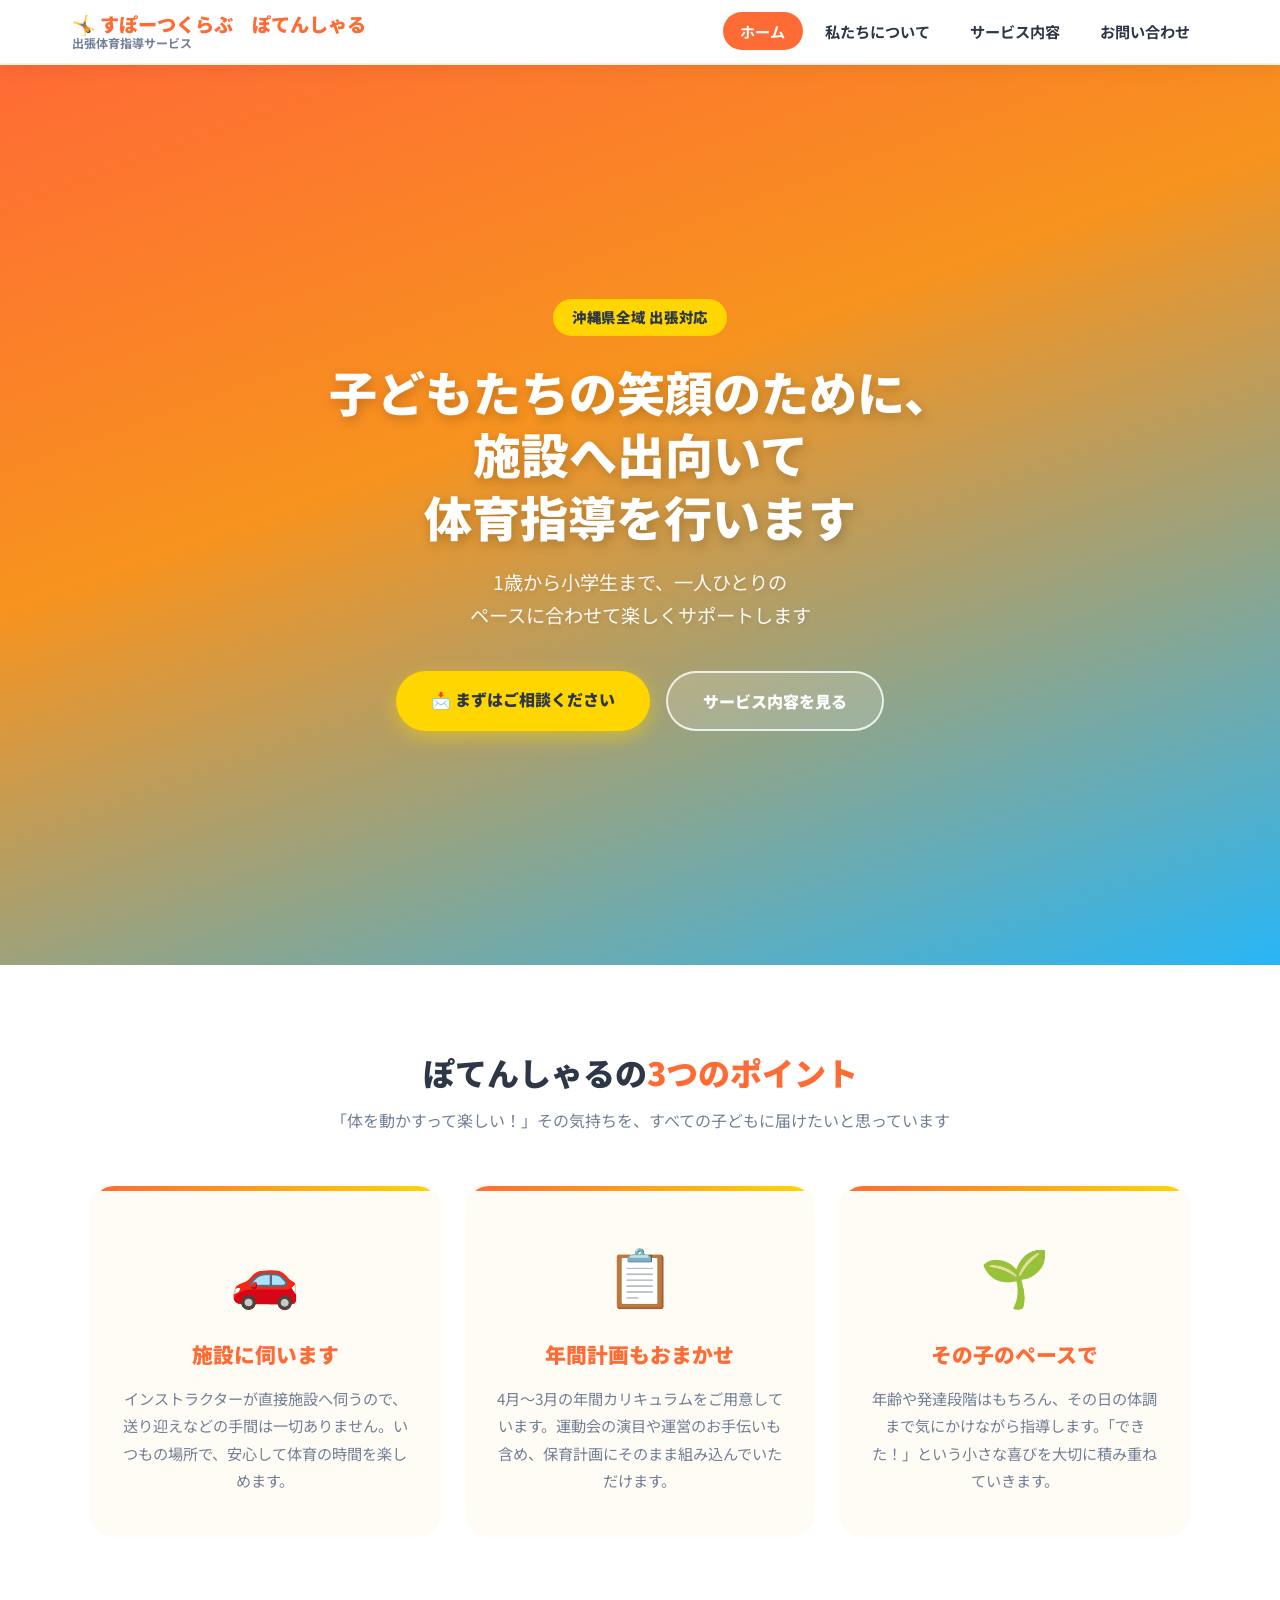
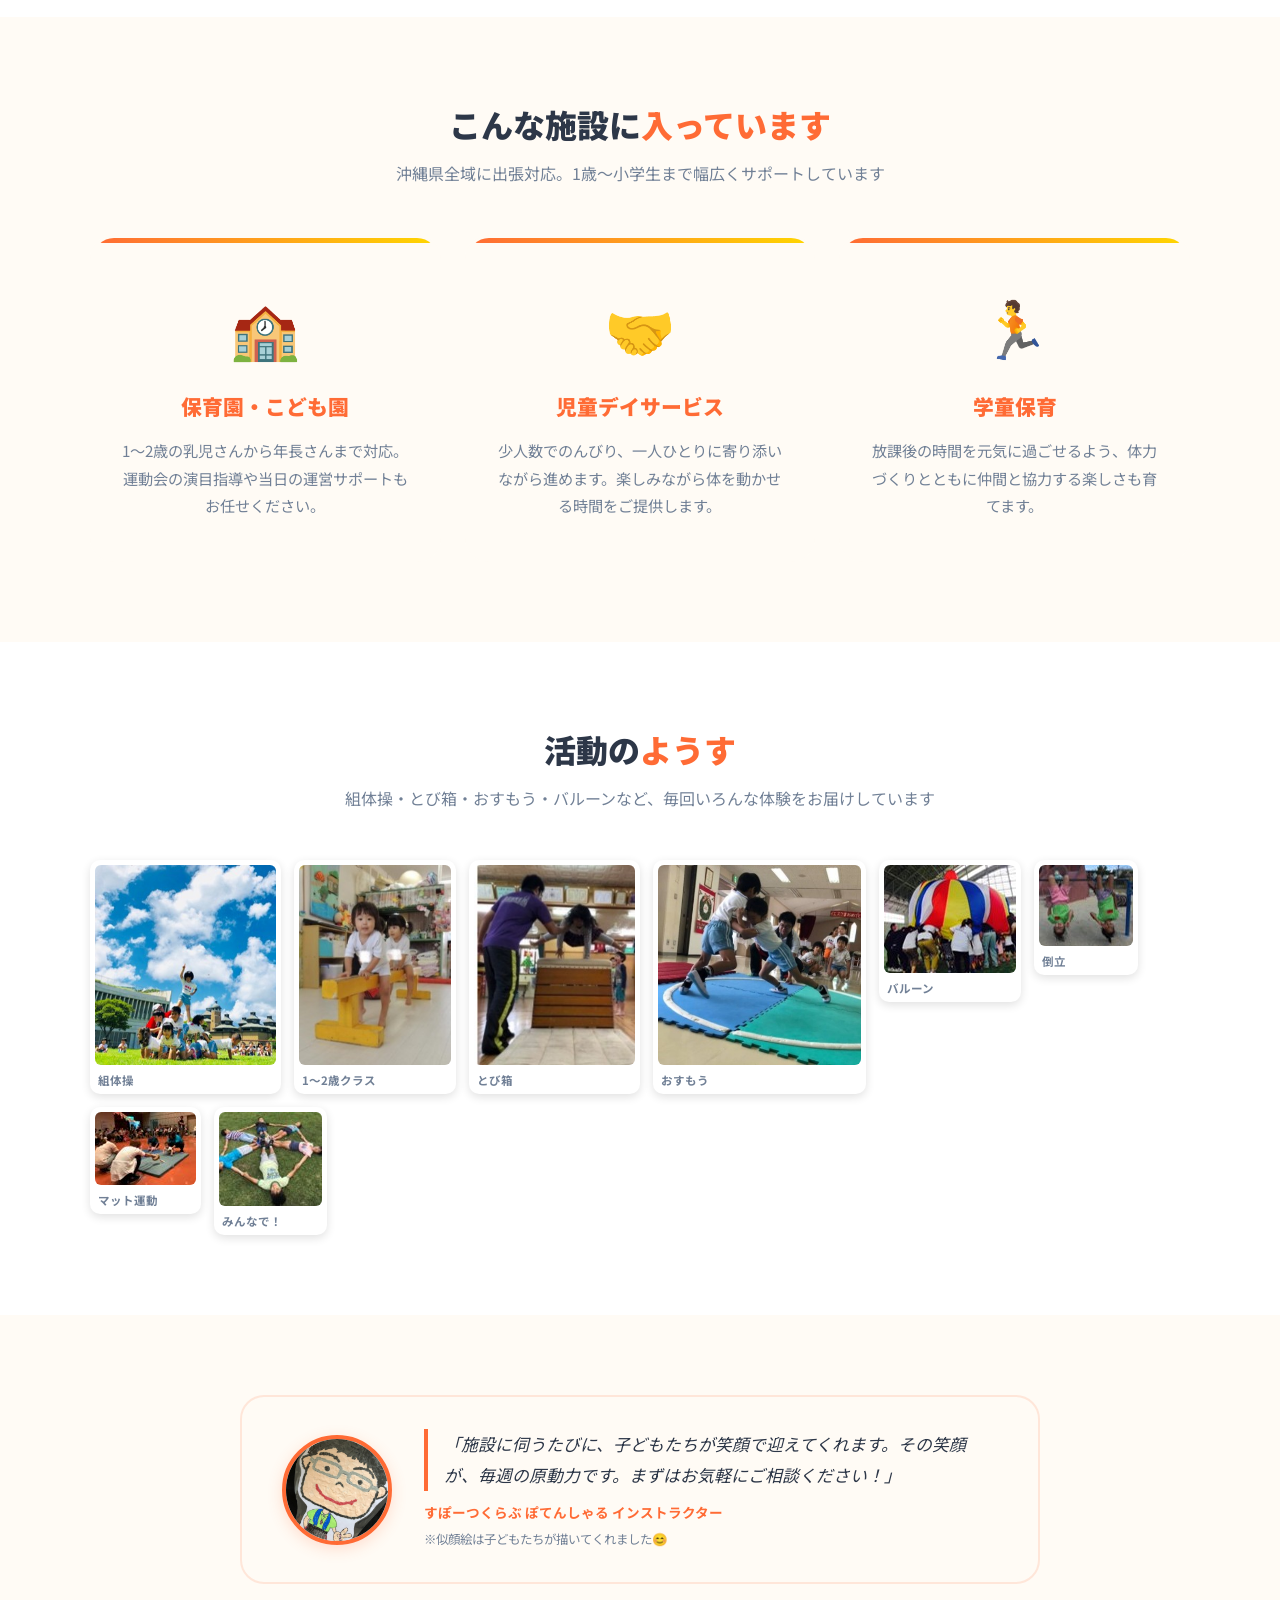
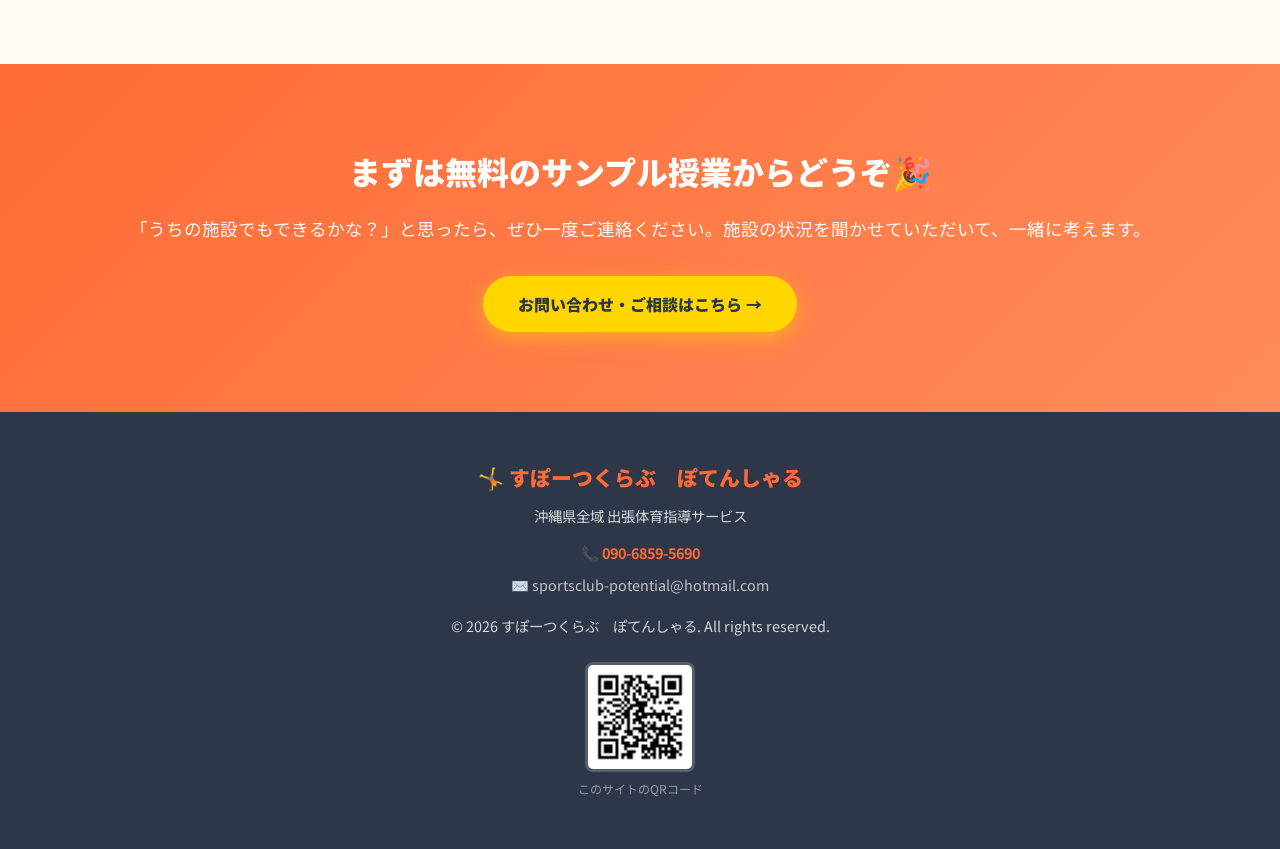
<file: index.html>
<!DOCTYPE html>
<html lang="ja">
<head>
    <meta charset="UTF-8">
    <meta name="viewport" content="width=device-width, initial-scale=1.0">
    <title>すぽーつくらぶ ぽてんしゃる | 沖縄県の保育園・児童デイサービス・学童への出張体育指導</title>
    <meta name="description" content="すぽーつくらぶ ぽてんしゃるは、沖縄県全域の保育園・こども園・児童デイサービス・学童保育へインストラクターが出張して体育指導を行うサービスです。1歳から小学生まで対応。運動会サポートも承ります。">
    <meta name="keywords" content="沖縄,出張体育指導,保育園,児童デイサービス,学童保育,体育指導,こども園,運動会サポート,ぽてんしゃる,沖縄県">
    <meta property="og:title" content="すぽーつくらぶ ぽてんしゃる | 沖縄県の出張体育指導サービス">
    <meta property="og:description" content="沖縄県全域の保育園・児童デイサービス・学童保育へ出張して体育指導を行います。1歳から小学生まで対応。まずはお気軽にご相談ください。">
    <meta property="og:type" content="website">
    <meta property="og:url" content="https://sportsclub-potential.pages.dev/">
    <link rel="canonical" href="https://sportsclub-potential.pages.dev/">
    <link rel="stylesheet" href="css/style.css">
    <script type="application/ld+json">
    {
      "@context": "https://schema.org",
      "@type": "LocalBusiness",
      "name": "すぽーつくらぶ ぽてんしゃる",
      "description": "沖縄県全域の保育園・こども園・児童デイサービス・学童保育への出張体育指導サービス。1歳から小学生まで対応。",
      "url": "https://sportsclub-potential.pages.dev/",
      "telephone": "090-6859-5690",
      "email": "sportsclub-potential@hotmail.com",
      "serviceType": "出張体育指導",
      "areaServed": {
        "@type": "State",
        "name": "沖縄県"
      },
      "address": {
        "@type": "PostalAddress",
        "addressRegion": "沖縄県",
        "addressCountry": "JP"
      }
    }
    </script>
</head>
<body>
    <header>
        <nav>
            <div class="logo">
                🤸 すぽーつくらぶ　ぽてんしゃる
                <span class="logo-sub">出張体育指導サービス</span>
            </div>
            <button class="nav-toggle" aria-label="メニュー">☰</button>
            <ul class="nav-links">
                <li><a href="index.html" class="active">ホーム</a></li>
                <li><a href="about.html">私たちについて</a></li>
                <li><a href="services.html">サービス内容</a></li>
                <li><a href="contact.html">お問い合わせ</a></li>
            </ul>
        </nav>
    </header>

    <main>
        <!-- ヒーロー -->
        <section class="hero">
            <div class="hero-bg"></div>
            <div class="hero-overlay"></div>
            <div class="hero-content">
                <div class="hero-badge">沖縄県全域 出張対応</div>
                <h1>子どもたちの笑顔のために、<br>施設へ出向いて<br>体育指導を行います</h1>
                <p>1歳から小学生まで、一人ひとりの<br>ペースに合わせて楽しくサポートします</p>
                <div class="hero-buttons">
                    <a href="contact.html" class="btn btn-primary">📩 まずはご相談ください</a>
                    <a href="services.html" class="btn btn-secondary">サービス内容を見る</a>
                </div>
            </div>
        </section>

        <!-- 特徴 -->
        <section class="features-section">
            <div class="section-inner">
                <h2 class="section-title">ぽてんしゃるの<span>3つのポイント</span></h2>
                <p class="section-subtitle">「体を動かすって楽しい！」その気持ちを、すべての子どもに届けたいと思っています</p>
                <div class="feature-grid">
                    <div class="feature-card">
                        <span class="feature-icon">🚗</span>
                        <h3>施設に伺います</h3>
                        <p>インストラクターが直接施設へ伺うので、送り迎えなどの手間は一切ありません。いつもの場所で、安心して体育の時間を楽しめます。</p>
                    </div>
                    <div class="feature-card">
                        <span class="feature-icon">📋</span>
                        <h3>年間計画もおまかせ</h3>
                        <p>4月〜3月の年間カリキュラムをご用意しています。運動会の演目や運営のお手伝いも含め、保育計画にそのまま組み込んでいただけます。</p>
                    </div>
                    <div class="feature-card">
                        <span class="feature-icon">🌱</span>
                        <h3>その子のペースで</h3>
                        <p>年齢や発達段階はもちろん、その日の体調まで気にかけながら指導します。「できた！」という小さな喜びを大切に積み重ねていきます。</p>
                    </div>
                </div>
            </div>
        </section>

        <!-- 対象施設 -->
        <section class="section">
            <div class="section-inner">
                <h2 class="section-title">こんな施設に<span>入っています</span></h2>
                <p class="section-subtitle">沖縄県全域に出張対応。1歳〜小学生まで幅広くサポートしています</p>
                <div class="feature-grid">
                    <div class="feature-card">
                        <span class="feature-icon">🏫</span>
                        <h3>保育園・こども園</h3>
                        <p>1〜2歳の乳児さんから年長さんまで対応。運動会の演目指導や当日の運営サポートもお任せください。</p>
                    </div>
                    <div class="feature-card">
                        <span class="feature-icon">🤝</span>
                        <h3>児童デイサービス</h3>
                        <p>少人数でのんびり、一人ひとりに寄り添いながら進めます。楽しみながら体を動かせる時間をご提供します。</p>
                    </div>
                    <div class="feature-card">
                        <span class="feature-icon">🏃</span>
                        <h3>学童保育</h3>
                        <p>放課後の時間を元気に過ごせるよう、体力づくりとともに仲間と協力する楽しさも育てます。</p>
                    </div>
                </div>
            </div>
        </section>

        <!-- 活動写真ギャラリー -->
        <section class="section" style="background:var(--white);">
            <div class="section-inner">
                <h2 class="section-title">活動の<span>ようす</span></h2>
                <p class="section-subtitle">組体操・とび箱・おすもう・バルーンなど、毎回いろんな体験をお届けしています</p>
                <div class="photo-gallery">
                    <div class="photo-item">
                        <img src="images/画像2.jpg" alt="組体操 屋外での様子">
                        <span class="photo-label">組体操</span>
                    </div>
                    <div class="photo-item">
                        <img src="images/画像9.jpg" alt="乳児さんの体育指導">
                        <span class="photo-label">1〜2歳クラス</span>
                    </div>
                    <div class="photo-item">
                        <img src="images/画像8.jpg" alt="とび箱指導">
                        <span class="photo-label">とび箱</span>
                    </div>
                    <div class="photo-item">
                        <img src="images/画像5.jpg" alt="おすもう">
                        <span class="photo-label">おすもう</span>
                    </div>
                    <div class="photo-item">
                        <img src="images/画像6.jpg" alt="バルーン">
                        <span class="photo-label">バルーン</span>
                    </div>
                    <div class="photo-item">
                        <img src="images/画像7.jpg" alt="倒立">
                        <span class="photo-label">倒立</span>
                    </div>
                    <div class="photo-item">
                        <img src="images/画像4.jpg" alt="マット運動">
                        <span class="photo-label">マット運動</span>
                    </div>
                    <div class="photo-item">
                        <img src="images/画像3.jpg" alt="みんなで円陣">
                        <span class="photo-label">みんなで！</span>
                    </div>
                </div>
            </div>
        </section>

        <!-- インストラクター一言 -->
        <section class="section" style="background:var(--light-bg);">
            <div class="section-inner">
                <div class="instructor-quote">
                    <img src="images/sensei.jpg" alt="インストラクターの似顔絵" class="instructor-quote-img">
                    <div class="instructor-quote-body">
                        <p class="instructor-quote-text">「施設に伺うたびに、子どもたちが笑顔で迎えてくれます。その笑顔が、毎週の原動力です。まずはお気軽にご相談ください！」</p>
                        <p class="instructor-quote-name">すぽーつくらぶ ぽてんしゃる インストラクター</p>
                        <p style="font-size:0.78rem;color:var(--gray);margin-top:0.3rem;">※似顔絵は子どもたちが描いてくれました😊</p>
                    </div>
                </div>
            </div>
        </section>

        <!-- CTA -->
        <section class="cta-section">
            <h2>まずは無料のサンプル授業からどうぞ🎉</h2>
            <p>「うちの施設でもできるかな？」と思ったら、ぜひ一度ご連絡ください。施設の状況を聞かせていただいて、一緒に考えます。</p>
            <a href="contact.html" class="btn btn-primary">お問い合わせ・ご相談はこちら →</a>
        </section>
    </main>

    <script src="js/main.js"></script>
    <footer>
        <div class="footer-logo">🤸 すぽーつくらぶ　ぽてんしゃる</div>
        <p>沖縄県全域 出張体育指導サービス</p>
        <p style="margin-top:0.8rem;">📞 <a href="tel:09068595690" style="color:var(--orange);text-decoration:none;font-weight:700;">090-6859-5690</a></p>
        <p>✉️ <a href="mailto:sportsclub-potential@hotmail.com" style="color:rgba(255,255,255,0.7);text-decoration:none;">sportsclub-potential@hotmail.com</a></p>
        <p style="margin-top:1rem;">&copy; 2026 すぽーつくらぶ　ぽてんしゃる. All rights reserved.</p>
        <div class="footer-qr">
            <img src="images/qrcode.png" alt="サイトQRコード" class="footer-qr-img">
            <p class="footer-qr-label">このサイトのQRコード</p>
        </div>
    </footer>
</body>
</html>
</file>
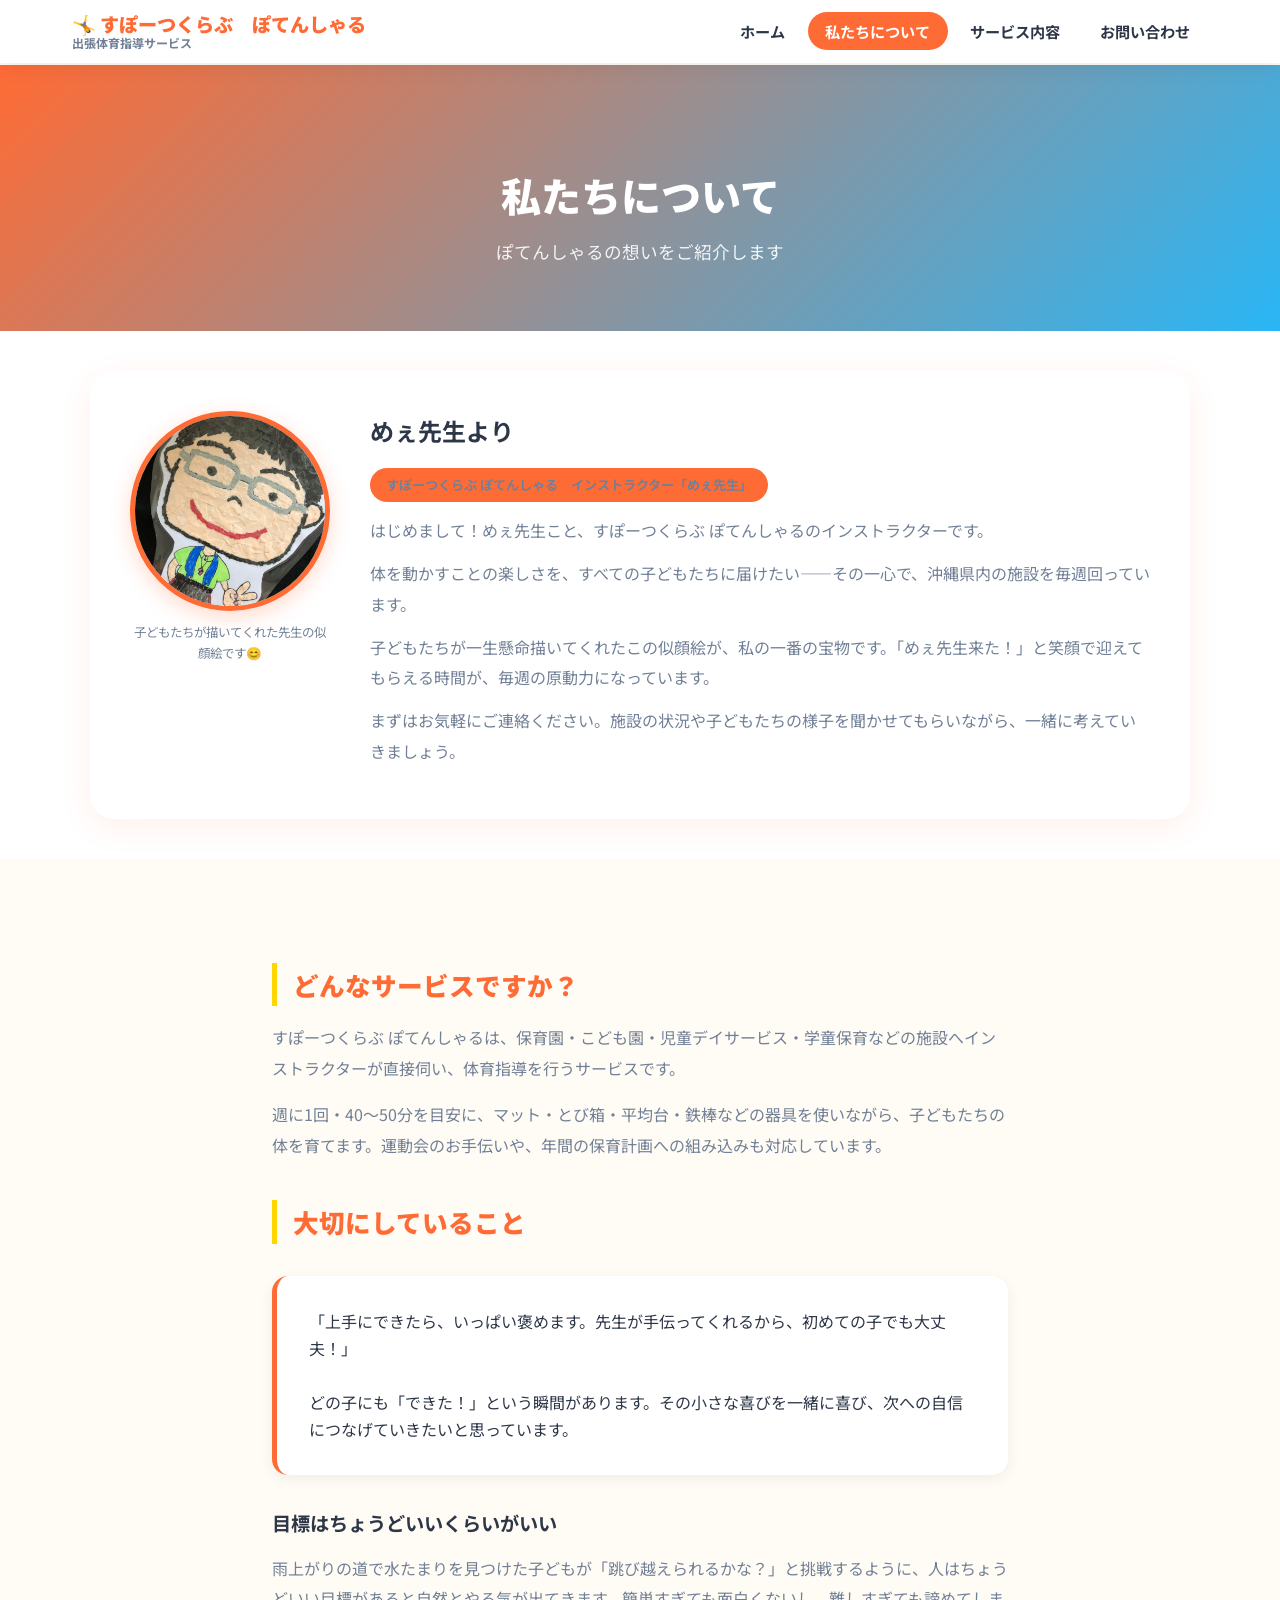
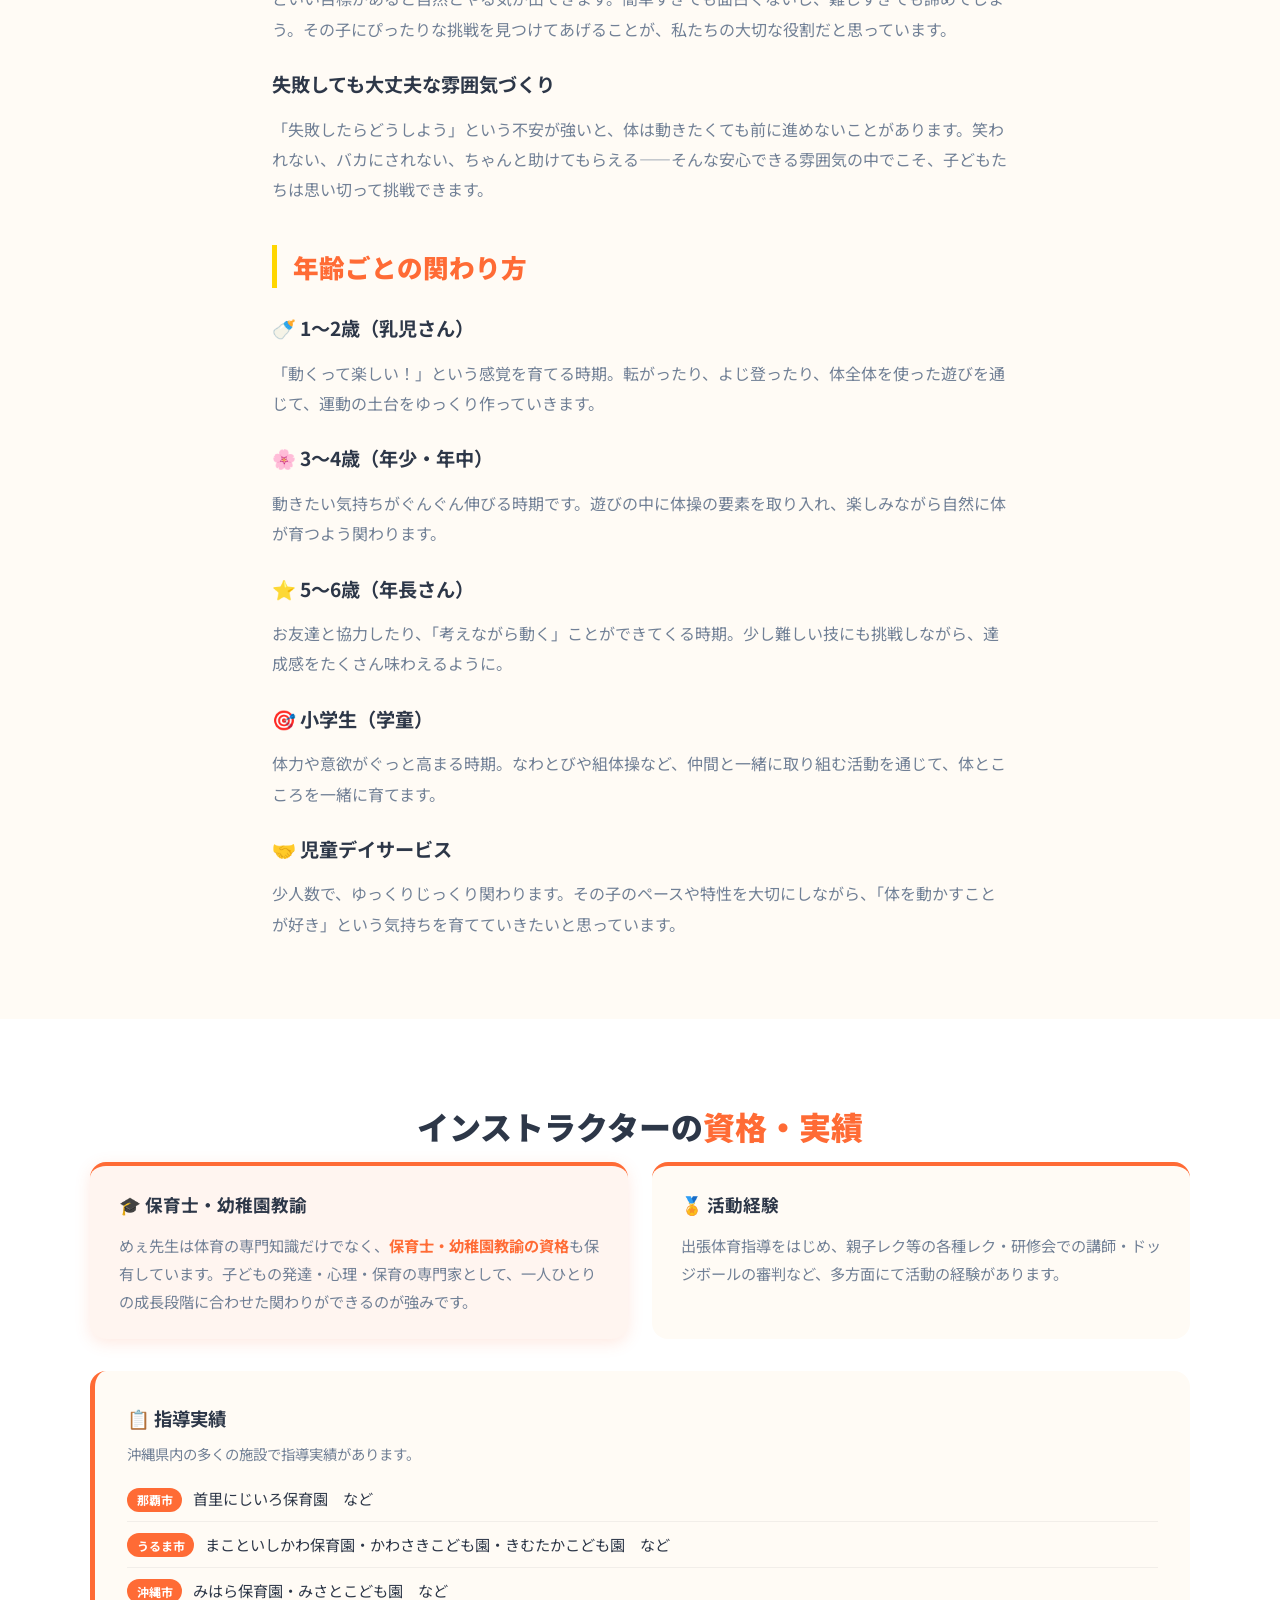
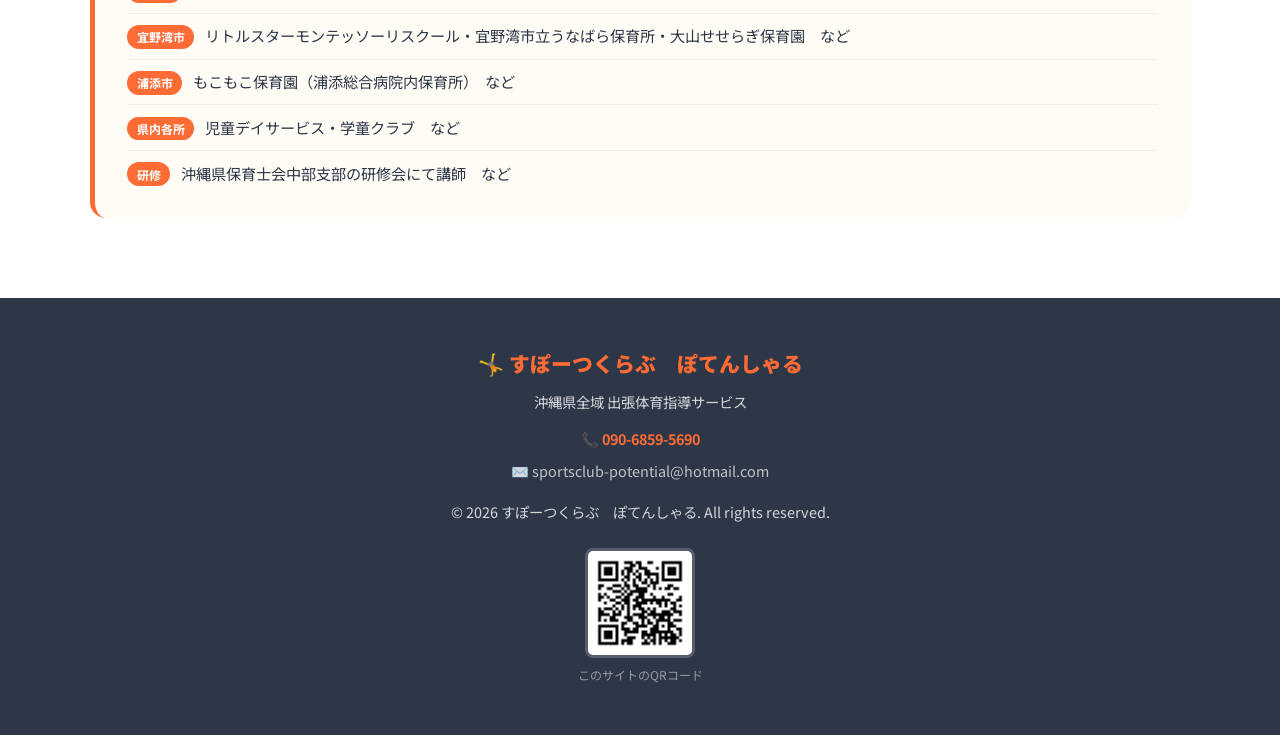
<file: about.html>
<!DOCTYPE html>
<html lang="ja">
<head>
    <meta charset="UTF-8">
    <meta name="viewport" content="width=device-width, initial-scale=1.0">
    <title>私たちについて | すぽーつくらぶ ぽてんしゃる</title>
    <meta name="description" content="すぽーつくらぶ ぽてんしゃるの指導方針・理念をご紹介します。沖縄県全域の保育園・児童デイサービス・学童へ出張。1歳〜小学生まで対応しています。">
    <meta name="keywords" content="沖縄,体育指導,保育園,出張指導,指導方針,こども,運動,ぽてんしゃる,沖縄県">
    <meta property="og:title" content="私たちについて | すぽーつくらぶ ぽてんしゃる">
    <meta property="og:description" content="1歳〜小学生まで対応の出張体育指導。指導方針や年齢別の関わり方をご紹介します。">
    <meta property="og:type" content="website">
    <meta property="og:url" content="https://sportsclub-potential.pages.dev/about.html">
    <link rel="canonical" href="https://sportsclub-potential.pages.dev/about.html">
    <link rel="stylesheet" href="css/style.css">
</head>
<body>
    <header>
        <nav>
            <div class="logo">
                🤸 すぽーつくらぶ　ぽてんしゃる
                <span class="logo-sub">出張体育指導サービス</span>
            </div>
            <button class="nav-toggle" aria-label="メニュー">☰</button>
            <ul class="nav-links">
                <li><a href="index.html">ホーム</a></li>
                <li><a href="about.html" class="active">私たちについて</a></li>
                <li><a href="services.html">サービス内容</a></li>
                <li><a href="contact.html">お問い合わせ</a></li>
            </ul>
        </nav>
    </header>

    <main>
        <section class="page-header">
            <h1>私たちについて</h1>
            <p>ぽてんしゃるの想いをご紹介します</p>
        </section>

        <!-- インストラクター紹介 -->
        <section class="section" style="background:var(--white);padding-top:2.5rem;padding-bottom:2.5rem;">
            <div class="section-inner">
                <div class="instructor-card">
                    <div class="instructor-img-wrap">
                        <img src="images/sensei.jpg" alt="インストラクターの似顔絵" class="instructor-img">
                        <p class="instructor-caption">子どもたちが描いてくれた先生の似顔絵です😊</p>
                    </div>
                    <div class="instructor-text">
                        <h2 style="margin-top:0;">めぇ先生より</h2>
                        <p class="instructor-name-badge">すぽーつくらぶ ぽてんしゃる　インストラクター「めぇ先生」</p>
                        <p>はじめまして！めぇ先生こと、すぽーつくらぶ ぽてんしゃるのインストラクターです。</p>
                        <p>体を動かすことの楽しさを、すべての子どもたちに届けたい——その一心で、沖縄県内の施設を毎週回っています。</p>
                        <p>子どもたちが一生懸命描いてくれたこの似顔絵が、私の一番の宝物です。「めぇ先生来た！」と笑顔で迎えてもらえる時間が、毎週の原動力になっています。</p>
                        <p>まずはお気軽にご連絡ください。施設の状況や子どもたちの様子を聞かせてもらいながら、一緒に考えていきましょう。</p>
                    </div>
                </div>
            </div>
        </section>

        <div class="content">
            <h2>どんなサービスですか？</h2>
            <p>すぽーつくらぶ ぽてんしゃるは、保育園・こども園・児童デイサービス・学童保育などの施設へインストラクターが直接伺い、体育指導を行うサービスです。</p>
            <p>週に1回・40〜50分を目安に、マット・とび箱・平均台・鉄棒などの器具を使いながら、子どもたちの体を育てます。運動会のお手伝いや、年間の保育計画への組み込みも対応しています。</p>

            <h2>大切にしていること</h2>
            <div class="highlight-box">
                「上手にできたら、いっぱい褒めます。先生が手伝ってくれるから、初めての子でも大丈夫！」<br><br>
                どの子にも「できた！」という瞬間があります。その小さな喜びを一緒に喜び、次への自信につなげていきたいと思っています。
            </div>

            <h3>目標はちょうどいいくらいがいい</h3>
            <p>雨上がりの道で水たまりを見つけた子どもが「跳び越えられるかな？」と挑戦するように、人はちょうどいい目標があると自然とやる気が出てきます。簡単すぎても面白くないし、難しすぎても諦めてしまう。その子にぴったりな挑戦を見つけてあげることが、私たちの大切な役割だと思っています。</p>

            <h3>失敗しても大丈夫な雰囲気づくり</h3>
            <p>「失敗したらどうしよう」という不安が強いと、体は動きたくても前に進めないことがあります。笑われない、バカにされない、ちゃんと助けてもらえる——そんな安心できる雰囲気の中でこそ、子どもたちは思い切って挑戦できます。</p>

            <h2>年齢ごとの関わり方</h2>

            <h3>🍼 1〜2歳（乳児さん）</h3>
            <p>「動くって楽しい！」という感覚を育てる時期。転がったり、よじ登ったり、体全体を使った遊びを通じて、運動の土台をゆっくり作っていきます。</p>

            <h3>🌸 3〜4歳（年少・年中）</h3>
            <p>動きたい気持ちがぐんぐん伸びる時期です。遊びの中に体操の要素を取り入れ、楽しみながら自然に体が育つよう関わります。</p>

            <h3>⭐ 5〜6歳（年長さん）</h3>
            <p>お友達と協力したり、「考えながら動く」ことができてくる時期。少し難しい技にも挑戦しながら、達成感をたくさん味わえるように。</p>

            <h3>🎯 小学生（学童）</h3>
            <p>体力や意欲がぐっと高まる時期。なわとびや組体操など、仲間と一緒に取り組む活動を通じて、体とこころを一緒に育てます。</p>

            <h3>🤝 児童デイサービス</h3>
            <p>少人数で、ゆっくりじっくり関わります。その子のペースや特性を大切にしながら、「体を動かすことが好き」という気持ちを育てていきたいと思っています。</p>
        </div>

        <!-- インストラクター資格・実績 -->
        <section class="section" style="background:var(--white);">
            <div class="section-inner">
                <h2 class="section-title">インストラクターの<span>資格・実績</span></h2>

                <div class="credentials-grid">
                    <div class="credentials-card credentials-card--highlight">
                        <h3>🎓 保育士・幼稚園教諭</h3>
                        <p>めぇ先生は体育の専門知識だけでなく、<strong>保育士・幼稚園教諭の資格</strong>も保有しています。子どもの発達・心理・保育の専門家として、一人ひとりの成長段階に合わせた関わりができるのが強みです。</p>
                    </div>
                    <div class="credentials-card">
                        <h3>🏅 活動経験</h3>
                        <p>出張体育指導をはじめ、親子レク等の各種レク・研修会での講師・ドッジボールの審判など、多方面にて活動の経験があります。</p>
                    </div>
                </div>

                <div class="track-record">
                    <h3>📋 指導実績</h3>
                    <p class="track-record-lead">沖縄県内の多くの施設で指導実績があります。</p>
                    <ul class="track-record-list">
                        <li><span class="facility-area">那覇市</span>首里にじいろ保育園　など</li>
                        <li><span class="facility-area">うるま市</span>まこといしかわ保育園・かわさきこども園・きむたかこども園　など</li>
                        <li><span class="facility-area">沖縄市</span>みはら保育園・みさとこども園　など</li>
                        <li><span class="facility-area">宜野湾市</span>リトルスターモンテッソーリスクール・宜野湾市立うなばら保育所・大山せせらぎ保育園　など</li>
                        <li><span class="facility-area">浦添市</span>もこもこ保育園（浦添総合病院内保育所）　など</li>
                        <li><span class="facility-area">県内各所</span>児童デイサービス・学童クラブ　など</li>
                        <li><span class="facility-area">研修</span>沖縄県保育士会中部支部の研修会にて講師　など</li>
                    </ul>
                </div>
            </div>
        </section>
    </main>

    <script src="js/main.js"></script>
    <footer>
        <div class="footer-logo">🤸 すぽーつくらぶ　ぽてんしゃる</div>
        <p>沖縄県全域 出張体育指導サービス</p>
        <p style="margin-top:0.8rem;">📞 <a href="tel:09068595690" style="color:var(--orange);text-decoration:none;font-weight:700;">090-6859-5690</a></p>
        <p>✉️ <a href="mailto:sportsclub-potential@hotmail.com" style="color:rgba(255,255,255,0.7);text-decoration:none;">sportsclub-potential@hotmail.com</a></p>
        <p style="margin-top:1rem;">&copy; 2026 すぽーつくらぶ　ぽてんしゃる. All rights reserved.</p>
        <div class="footer-qr">
            <img src="images/qrcode.png" alt="サイトQRコード" class="footer-qr-img">
            <p class="footer-qr-label">このサイトのQRコード</p>
        </div>
    </footer>
</body>
</html>
</file>
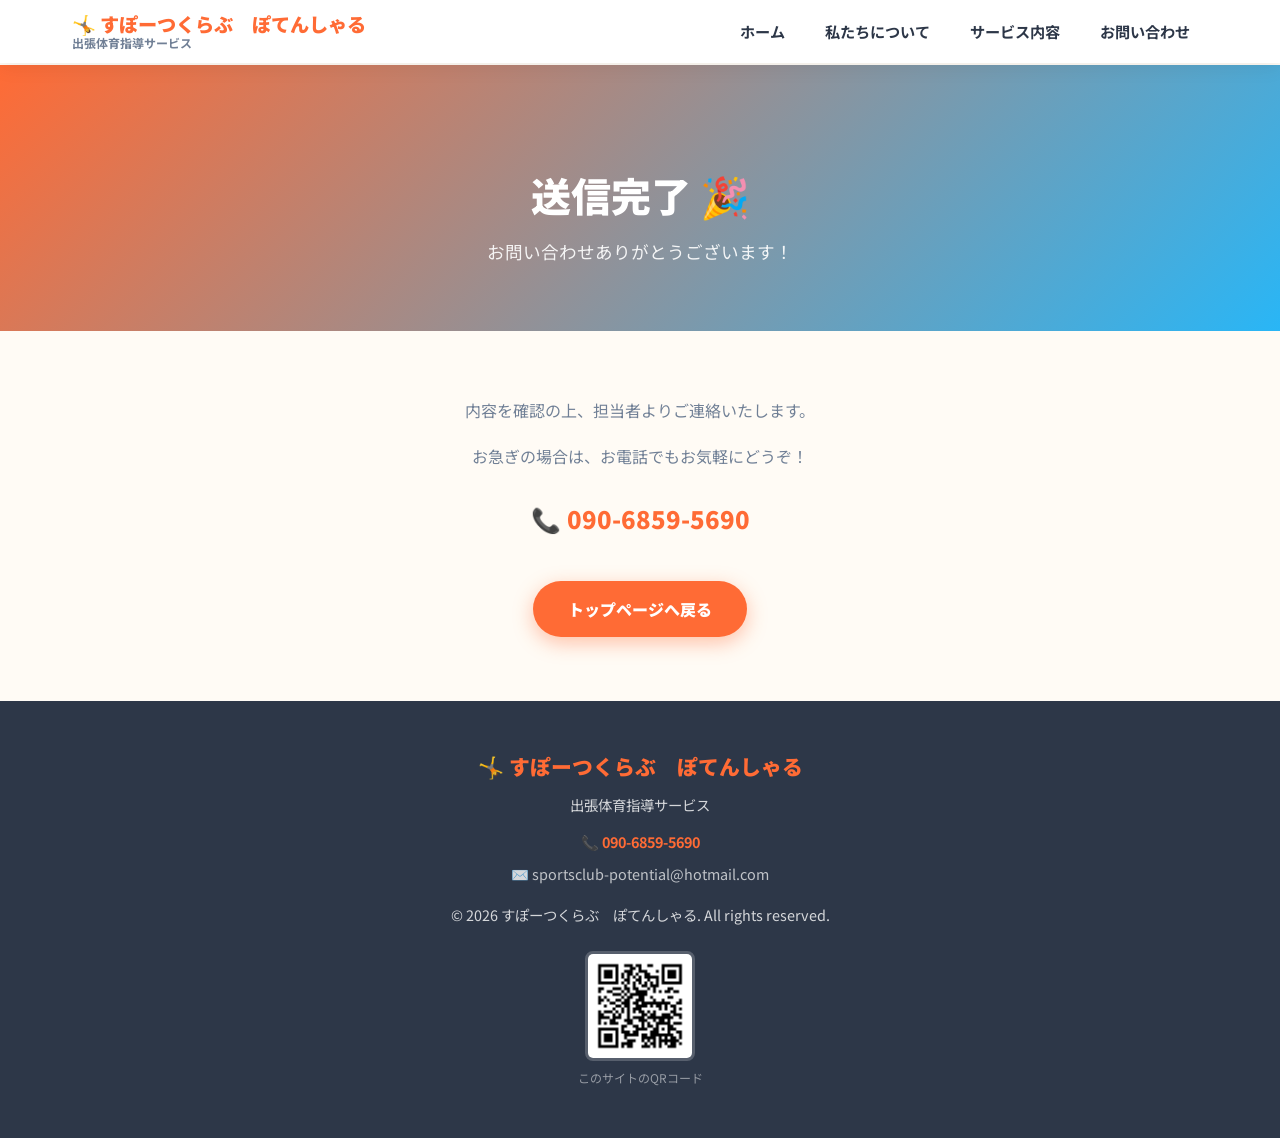
<file: contact-thanks.html>
<!DOCTYPE html>
<html lang="ja">
<head>
    <meta charset="UTF-8">
    <meta name="viewport" content="width=device-width, initial-scale=1.0">
    <title>送信完了 | すぽーつくらぶ　ぽてんしゃる</title>
    <link rel="stylesheet" href="css/style.css">
</head>
<body>
    <header>
        <nav>
            <div class="logo">
                🤸 すぽーつくらぶ　ぽてんしゃる
                <span class="logo-sub">出張体育指導サービス</span>
            </div>
            <button class="nav-toggle" aria-label="メニュー">☰</button>
            <ul class="nav-links">
                <li><a href="index.html">ホーム</a></li>
                <li><a href="about.html">私たちについて</a></li>
                <li><a href="services.html">サービス内容</a></li>
                <li><a href="contact.html">お問い合わせ</a></li>
            </ul>
        </nav>
    </header>

    <main>
        <section class="page-header">
            <h1>送信完了 🎉</h1>
            <p>お問い合わせありがとうございます！</p>
        </section>
        <div class="content" style="text-align:center;">
            <p>内容を確認の上、担当者よりご連絡いたします。</p>
            <p>お急ぎの場合は、お電話でもお気軽にどうぞ！</p>
            <p style="margin:1.5rem 0;font-size:1.5rem;font-weight:900;">
                <a href="tel:09068595690" style="color:var(--orange);text-decoration:none;">📞 090-6859-5690</a>
            </p>
            <a href="index.html" class="btn btn-orange" style="margin-top:1rem;">トップページへ戻る</a>
        </div>
    </main>

    <script src="js/main.js"></script>
    <footer>
        <div class="footer-logo">🤸 すぽーつくらぶ　ぽてんしゃる</div>
        <p>出張体育指導サービス</p>
        <p style="margin-top:0.8rem;">📞 <a href="tel:09068595690" style="color:var(--orange);text-decoration:none;font-weight:700;">090-6859-5690</a></p>
        <p>✉️ <a href="mailto:sportsclub-potential@hotmail.com" style="color:rgba(255,255,255,0.7);text-decoration:none;">sportsclub-potential@hotmail.com</a></p>
        <p style="margin-top:1rem;">&copy; 2026 すぽーつくらぶ　ぽてんしゃる. All rights reserved.</p>
        <div class="footer-qr">
            <img src="images/qrcode.png" alt="サイトQRコード" class="footer-qr-img">
            <p class="footer-qr-label">このサイトのQRコード</p>
        </div>
    </footer>
</body>
</html>
</file>
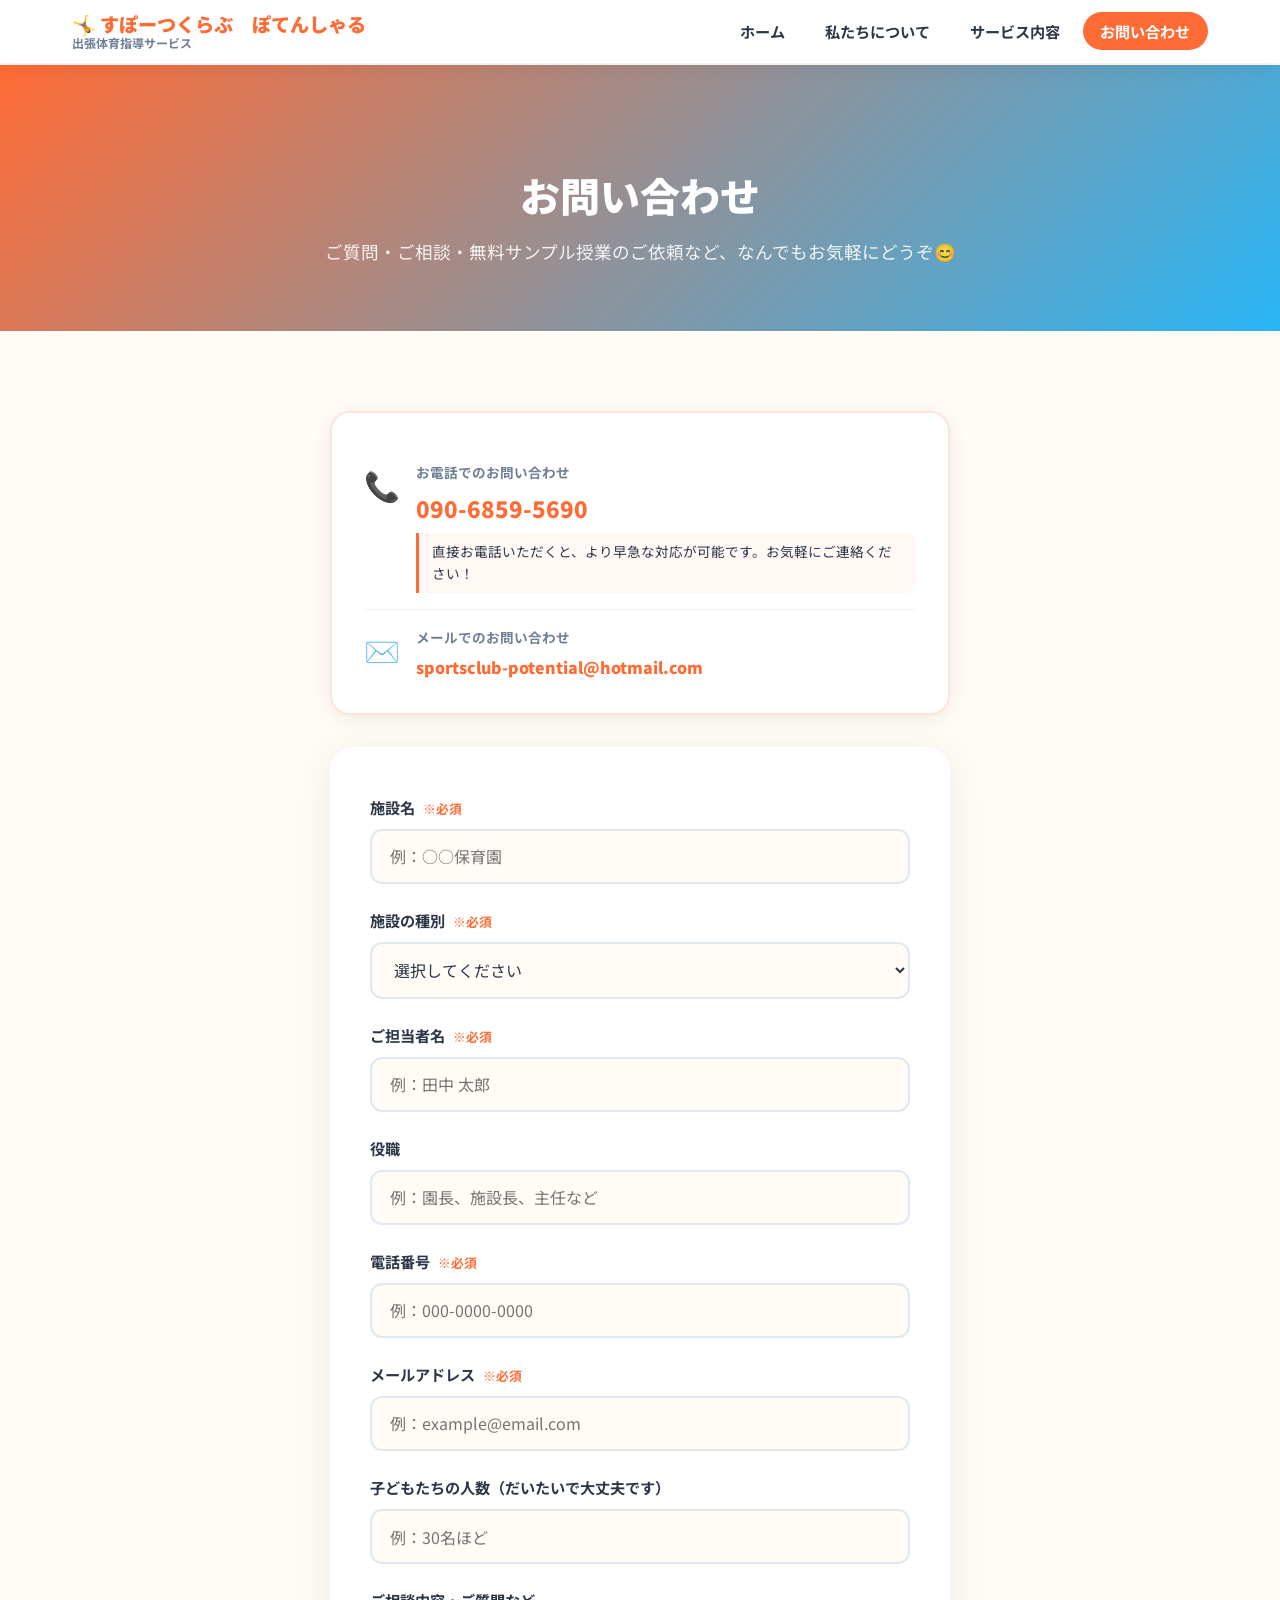
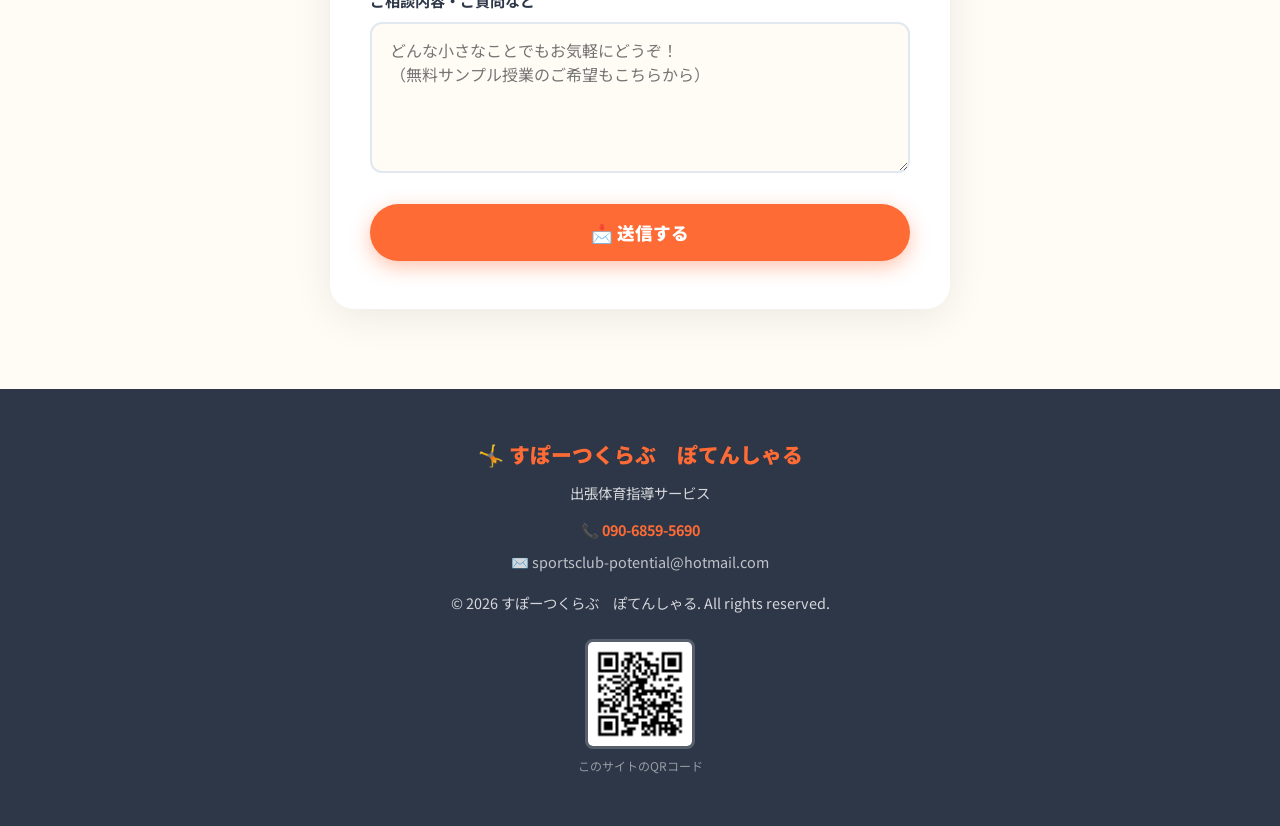
<file: contact.html>
<!DOCTYPE html>
<html lang="ja">
<head>
    <meta charset="UTF-8">
    <meta name="viewport" content="width=device-width, initial-scale=1.0">
    <title>お問い合わせ | すぽーつくらぶ ぽてんしゃる</title>
    <meta name="description" content="すぽーつくらぶ ぽてんしゃるへのお問い合わせはこちら。沖縄県全域の保育園・児童デイサービス・学童保育の担当者様、無料サンプル授業のご依頼もお気軽にどうぞ。">
    <meta property="og:title" content="お問い合わせ | すぽーつくらぶ ぽてんしゃる">
    <meta property="og:type" content="website">
    <meta property="og:url" content="https://sportsclub-potential.pages.dev/contact.html">
    <link rel="canonical" href="https://sportsclub-potential.pages.dev/contact.html">
    <link rel="stylesheet" href="css/style.css">
</head>
<body>
    <header>
        <nav>
            <div class="logo">
                🤸 すぽーつくらぶ　ぽてんしゃる
                <span class="logo-sub">出張体育指導サービス</span>
            </div>
            <button class="nav-toggle" aria-label="メニュー">☰</button>
            <ul class="nav-links">
                <li><a href="index.html">ホーム</a></li>
                <li><a href="about.html">私たちについて</a></li>
                <li><a href="services.html">サービス内容</a></li>
                <li><a href="contact.html" class="active">お問い合わせ</a></li>
            </ul>
        </nav>
    </header>

    <main>
        <section class="page-header">
            <h1>お問い合わせ</h1>
            <p>ご質問・ご相談・無料サンプル授業のご依頼など、なんでもお気軽にどうぞ😊</p>
        </section>

        <section class="section">
            <div style="max-width:620px;margin:0 auto;">

                <!-- 連絡先カード -->
                <div class="contact-info-card">
                    <div class="contact-info-item">
                        <span class="contact-info-icon">📞</span>
                        <div>
                            <div class="contact-info-label">お電話でのお問い合わせ</div>
                            <a href="tel:09068595690" class="contact-info-value">090-6859-5690</a>
                            <div class="contact-info-note">直接お電話いただくと、より早急な対応が可能です。お気軽にご連絡ください！</div>
                        </div>
                    </div>
                    <div class="contact-info-item">
                        <span class="contact-info-icon">✉️</span>
                        <div>
                            <div class="contact-info-label">メールでのお問い合わせ</div>
                            <a href="mailto:sportsclub-potential@hotmail.com" class="contact-info-value contact-info-email">sportsclub-potential@hotmail.com</a>
                        </div>
                    </div>
                </div>

                <!-- フォーム -->
                <form class="contact-form" method="POST" action="https://api.web3forms.com/submit">
                    <input type="hidden" name="access_key" value="635febac-9a32-4cc8-8b34-d441cba67dce">
                    <input type="hidden" name="subject" value="【ぽてんしゃる】お問い合わせがありました">
                    <input type="hidden" name="redirect" value="https://sportsclub-potential.pages.dev/contact-thanks.html">
                    <input type="checkbox" name="botcheck" style="display:none;">

                    <div class="form-group">
                        <label for="facility-name">施設名 <span class="required">※必須</span></label>
                        <input type="text" id="facility-name" name="facility-name" placeholder="例：○○保育園" required>
                    </div>
                    <div class="form-group">
                        <label for="facility-type">施設の種別 <span class="required">※必須</span></label>
                        <select id="facility-type" name="facility-type" required>
                            <option value="">選択してください</option>
                            <option value="nursery">保育園・こども園</option>
                            <option value="dayservice">児童デイサービス（放課後等デイサービス）</option>
                            <option value="afterschool">学童保育</option>
                            <option value="other">その他</option>
                        </select>
                    </div>
                    <div class="form-group">
                        <label for="contact-name">ご担当者名 <span class="required">※必須</span></label>
                        <input type="text" id="contact-name" name="contact-name" placeholder="例：田中 太郎" required>
                    </div>
                    <div class="form-group">
                        <label for="role">役職</label>
                        <input type="text" id="role" name="role" placeholder="例：園長、施設長、主任など">
                    </div>
                    <div class="form-group">
                        <label for="phone">電話番号 <span class="required">※必須</span></label>
                        <input type="tel" id="phone" name="phone" placeholder="例：000-0000-0000" required>
                    </div>
                    <div class="form-group">
                        <label for="email">メールアドレス <span class="required">※必須</span></label>
                        <input type="email" id="email" name="email" placeholder="例：example@email.com" required>
                    </div>
                    <div class="form-group">
                        <label for="children-count">子どもたちの人数（だいたいで大丈夫です）</label>
                        <input type="text" id="children-count" name="children-count" placeholder="例：30名ほど">
                    </div>
                    <div class="form-group">
                        <label for="message">ご相談内容・ご質問など</label>
                        <textarea id="message" name="message" rows="5" placeholder="どんな小さなことでもお気軽にどうぞ！&#10;（無料サンプル授業のご希望もこちらから）"></textarea>
                    </div>
                    <button type="submit" class="btn btn-orange" style="width:100%;font-size:1.1rem;padding:1rem;">
                        📩 送信する
                    </button>
                </form>
            </div>
        </section>
    </main>

    <script src="js/main.js"></script>
    <footer>
        <div class="footer-logo">🤸 すぽーつくらぶ　ぽてんしゃる</div>
        <p>出張体育指導サービス</p>
        <p style="margin-top:0.8rem;">📞 <a href="tel:09068595690" style="color:var(--orange);text-decoration:none;font-weight:700;">090-6859-5690</a></p>
        <p>✉️ <a href="mailto:sportsclub-potential@hotmail.com" style="color:rgba(255,255,255,0.7);text-decoration:none;">sportsclub-potential@hotmail.com</a></p>
        <p style="margin-top:1rem;">&copy; 2026 すぽーつくらぶ　ぽてんしゃる. All rights reserved.</p>
        <div class="footer-qr">
            <img src="images/qrcode.png" alt="サイトQRコード" class="footer-qr-img">
            <p class="footer-qr-label">このサイトのQRコード</p>
        </div>
    </footer>
</body>
</html>
</file>
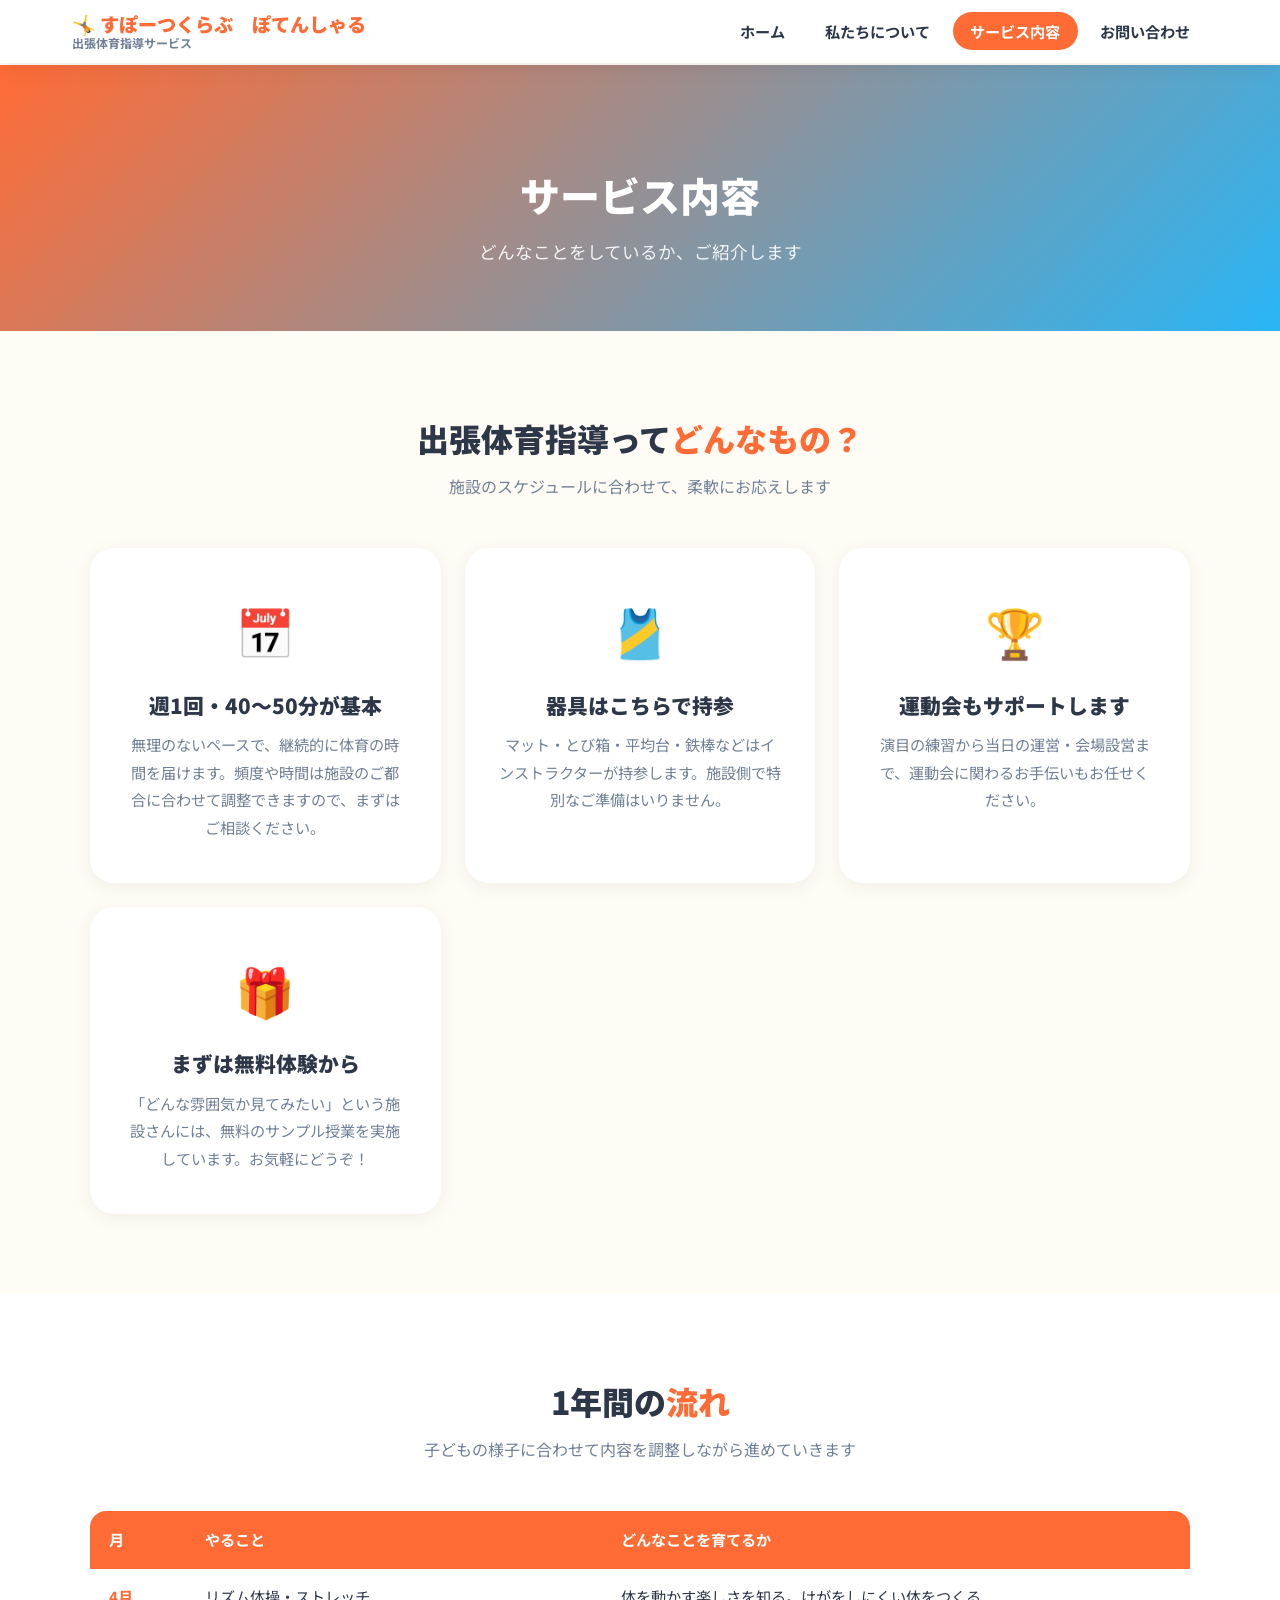
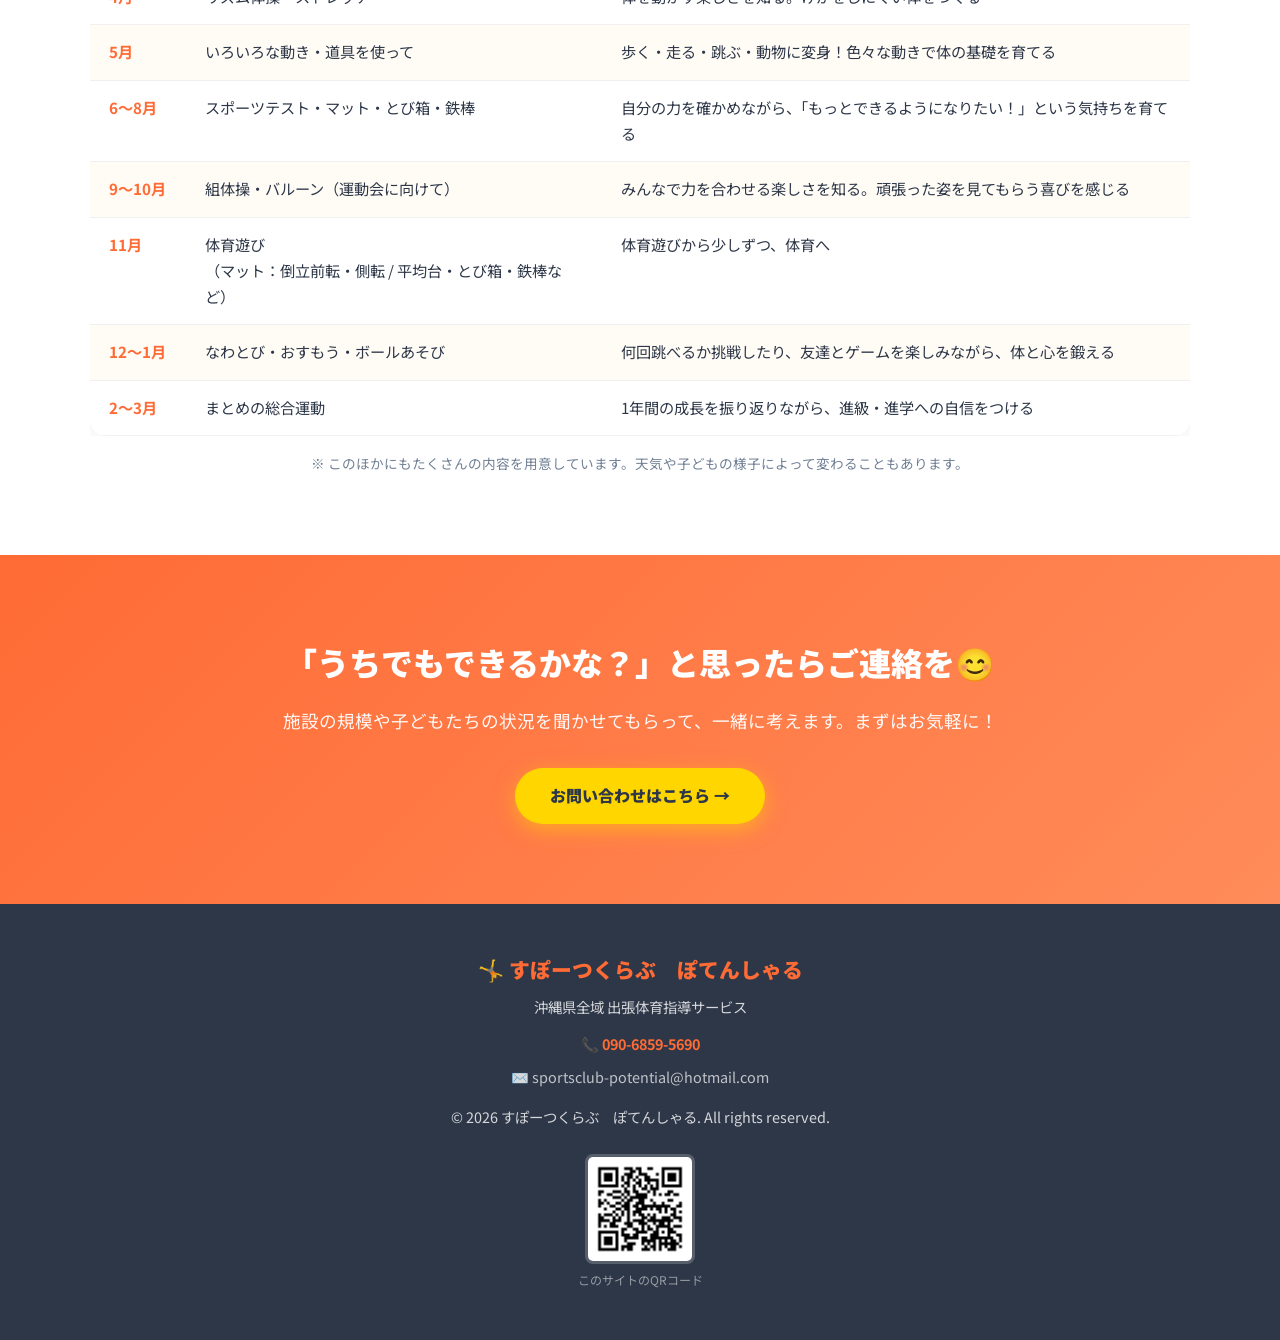
<file: services.html>
<!DOCTYPE html>
<html lang="ja">
<head>
    <meta charset="UTF-8">
    <meta name="viewport" content="width=device-width, initial-scale=1.0">
    <title>サービス内容 | すぽーつくらぶ ぽてんしゃる</title>
    <meta name="description" content="沖縄県全域へ週1回40〜50分の出張体育指導。マット・とび箱・平均台・鉄棒を使った年間カリキュラムをご用意。運動会サポート・無料サンプル授業も対応しています。">
    <meta name="keywords" content="沖縄,体育指導,年間カリキュラム,マット運動,とび箱,運動会サポート,保育園,学童,出張,沖縄県">
    <meta property="og:title" content="サービス内容 | すぽーつくらぶ ぽてんしゃる">
    <meta property="og:description" content="週1回40〜50分の出張体育指導。年間カリキュラム・運動会サポート・無料サンプル授業あり。">
    <meta property="og:type" content="website">
    <meta property="og:url" content="https://sportsclub-potential.pages.dev/services.html">
    <link rel="canonical" href="https://sportsclub-potential.pages.dev/services.html">
    <link rel="stylesheet" href="css/style.css">
</head>
<body>
    <header>
        <nav>
            <div class="logo">
                🤸 すぽーつくらぶ　ぽてんしゃる
                <span class="logo-sub">出張体育指導サービス</span>
            </div>
            <button class="nav-toggle" aria-label="メニュー">☰</button>
            <ul class="nav-links">
                <li><a href="index.html">ホーム</a></li>
                <li><a href="about.html">私たちについて</a></li>
                <li><a href="services.html" class="active">サービス内容</a></li>
                <li><a href="contact.html">お問い合わせ</a></li>
            </ul>
        </nav>
    </header>

    <main>
        <section class="page-header">
            <h1>サービス内容</h1>
            <p>どんなことをしているか、ご紹介します</p>
        </section>

        <!-- 基本情報 -->
        <section class="section">
            <div class="section-inner">
                <h2 class="section-title">出張体育指導って<span>どんなもの？</span></h2>
                <p class="section-subtitle">施設のスケジュールに合わせて、柔軟にお応えします</p>
                <div class="service-grid">
                    <div class="service-card">
                        <span class="service-icon">📅</span>
                        <h3>週1回・40〜50分が基本</h3>
                        <p>無理のないペースで、継続的に体育の時間を届けます。頻度や時間は施設のご都合に合わせて調整できますので、まずはご相談ください。</p>
                    </div>
                    <div class="service-card">
                        <span class="service-icon">🎽</span>
                        <h3>器具はこちらで持参</h3>
                        <p>マット・とび箱・平均台・鉄棒などはインストラクターが持参します。施設側で特別なご準備はいりません。</p>
                    </div>
                    <div class="service-card">
                        <span class="service-icon">🏆</span>
                        <h3>運動会もサポートします</h3>
                        <p>演目の練習から当日の運営・会場設営まで、運動会に関わるお手伝いもお任せください。</p>
                    </div>
                    <div class="service-card">
                        <span class="service-icon">🎁</span>
                        <h3>まずは無料体験から</h3>
                        <p>「どんな雰囲気か見てみたい」という施設さんには、無料のサンプル授業を実施しています。お気軽にどうぞ！</p>
                    </div>
                </div>
            </div>
        </section>

        <!-- 年間カリキュラム -->
        <section class="section" style="background:var(--white);">
            <div class="section-inner">
                <h2 class="section-title">1年間の<span>流れ</span></h2>
                <p class="section-subtitle">子どもの様子に合わせて内容を調整しながら進めていきます</p>
                <div style="overflow-x:auto;">
                    <table class="curriculum-table">
                        <thead>
                            <tr>
                                <th>月</th>
                                <th>やること</th>
                                <th>どんなことを育てるか</th>
                            </tr>
                        </thead>
                        <tbody>
                            <tr>
                                <td>4月</td>
                                <td>リズム体操・ストレッチ</td>
                                <td>体を動かす楽しさを知る。けがをしにくい体をつくる</td>
                            </tr>
                            <tr>
                                <td>5月</td>
                                <td>いろいろな動き・道具を使って</td>
                                <td>歩く・走る・跳ぶ・動物に変身！色々な動きで体の基礎を育てる</td>
                            </tr>
                            <tr>
                                <td>6〜8月</td>
                                <td>スポーツテスト・マット・とび箱・鉄棒</td>
                                <td>自分の力を確かめながら、「もっとできるようになりたい！」という気持ちを育てる</td>
                            </tr>
                            <tr>
                                <td>9〜10月</td>
                                <td>組体操・バルーン（運動会に向けて）</td>
                                <td>みんなで力を合わせる楽しさを知る。頑張った姿を見てもらう喜びを感じる</td>
                            </tr>
                            <tr>
                                <td>11月</td>
                                <td>体育遊び<br>（マット：倒立前転・側転 / 平均台・とび箱・鉄棒など）</td>
                                <td>体育遊びから少しずつ、体育へ</td>
                            </tr>
                            <tr>
                                <td>12〜1月</td>
                                <td>なわとび・おすもう・ボールあそび</td>
                                <td>何回跳べるか挑戦したり、友達とゲームを楽しみながら、体と心を鍛える</td>
                            </tr>
                            <tr>
                                <td>2〜3月</td>
                                <td>まとめの総合運動</td>
                                <td>1年間の成長を振り返りながら、進級・進学への自信をつける</td>
                            </tr>
                        </tbody>
                    </table>
                </div>
                <p style="margin-top:1rem;font-size:0.85rem;color:var(--gray);text-align:center;">※ このほかにもたくさんの内容を用意しています。天気や子どもの様子によって変わることもあります。</p>
            </div>
        </section>

        <section class="cta-section">
            <h2>「うちでもできるかな？」と思ったらご連絡を😊</h2>
            <p>施設の規模や子どもたちの状況を聞かせてもらって、一緒に考えます。まずはお気軽に！</p>
            <a href="contact.html" class="btn btn-primary">お問い合わせはこちら →</a>
        </section>
    </main>

    <script src="js/main.js"></script>
    <footer>
        <div class="footer-logo">🤸 すぽーつくらぶ　ぽてんしゃる</div>
        <p>沖縄県全域 出張体育指導サービス</p>
        <p style="margin-top:0.8rem;">📞 <a href="tel:09068595690" style="color:var(--orange);text-decoration:none;font-weight:700;">090-6859-5690</a></p>
        <p>✉️ <a href="mailto:sportsclub-potential@hotmail.com" style="color:rgba(255,255,255,0.7);text-decoration:none;">sportsclub-potential@hotmail.com</a></p>
        <p style="margin-top:1rem;">&copy; 2026 すぽーつくらぶ　ぽてんしゃる. All rights reserved.</p>
        <div class="footer-qr">
            <img src="images/qrcode.png" alt="サイトQRコード" class="footer-qr-img">
            <p class="footer-qr-label">このサイトのQRコード</p>
        </div>
    </footer>
</body>
</html>
</file>
<file: css/style.css>
@import url('https://fonts.googleapis.com/css2?family=Noto+Sans+JP:wght@400;700;900&display=swap');

:root {
    --orange: #FF6B35;
    --orange-light: #FF8C5A;
    --blue: #29B6F6;
    --yellow: #FFD600;
    --green: #66BB6A;
    --dark: #2D3748;
    --gray: #718096;
    --light-bg: #FFFBF5;
    --white: #ffffff;
    --shadow: 0 8px 30px rgba(255,107,53,0.15);
}

* {
    margin: 0;
    padding: 0;
    box-sizing: border-box;
}

body {
    font-family: 'Noto Sans JP', 'Helvetica Neue', Arial, sans-serif;
    line-height: 1.7;
    color: var(--dark);
    background: var(--light-bg);
}

/* ヘッダー */
header {
    background: var(--white);
    box-shadow: 0 3px 20px rgba(0,0,0,0.08);
    position: fixed;
    width: 100%;
    top: 0;
    z-index: 1000;
}

nav {
    max-width: 1200px;
    margin: 0 auto;
    padding: 0.8rem 2rem;
    display: flex;
    justify-content: space-between;
    align-items: center;
}

.logo {
    font-size: 1.2rem;
    font-weight: 900;
    color: var(--orange);
    display: flex;
    flex-direction: column;
    line-height: 1.2;
}

.logo .logo-sub {
    font-size: 0.75rem;
    color: var(--gray);
    font-weight: 700;
}

.nav-links {
    list-style: none;
    display: flex;
    gap: 0.3rem;
}

.nav-links a {
    text-decoration: none;
    color: var(--dark);
    font-weight: 700;
    padding: 0.5rem 1.1rem;
    border-radius: 50px;
    transition: all 0.3s;
    font-size: 0.95rem;
}

.nav-links a:hover,
.nav-links a.active {
    background: var(--orange);
    color: var(--white);
}

/* ヒーローセクション */
.hero {
    position: relative;
    min-height: 100vh;
    display: flex;
    align-items: center;
    justify-content: center;
    margin-top: 65px;
    overflow: hidden;
    background: linear-gradient(
        160deg,
        var(--orange) 0%,
        #F7931E 40%,
        var(--blue) 100%
    );
}

.hero-bg {
    display: none;
}

.hero-overlay {
    display: none;
}

.hero-content {
    position: relative;
    z-index: 1;
    text-align: center;
    color: var(--white);
    padding: 3rem 2rem;
    max-width: 800px;
}

.hero-badge {
    display: inline-block;
    background: var(--yellow);
    color: var(--dark);
    font-weight: 900;
    font-size: 0.9rem;
    padding: 0.4rem 1.2rem;
    border-radius: 50px;
    margin-bottom: 1.5rem;
    letter-spacing: 0.05em;
}

.hero-content h1 {
    font-size: 3rem;
    font-weight: 900;
    line-height: 1.3;
    margin-bottom: 1.2rem;
    text-shadow: 2px 4px 12px rgba(0,0,0,0.2);
}

.hero-content p {
    font-size: 1.2rem;
    margin-bottom: 2.5rem;
    opacity: 0.95;
    text-shadow: 1px 2px 6px rgba(0,0,0,0.15);
}

.hero-buttons {
    display: flex;
    gap: 1rem;
    justify-content: center;
    flex-wrap: wrap;
}

/* ボタン */
.btn {
    display: inline-block;
    padding: 0.9rem 2.2rem;
    border-radius: 50px;
    font-weight: 900;
    font-size: 1rem;
    text-decoration: none;
    transition: all 0.3s;
    border: none;
    cursor: pointer;
    font-family: 'Noto Sans JP', sans-serif;
}

.btn-primary {
    background: var(--yellow);
    color: var(--dark);
    box-shadow: 0 6px 20px rgba(255,214,0,0.5);
}

.btn-primary:hover {
    transform: translateY(-4px) scale(1.03);
    box-shadow: 0 12px 30px rgba(255,214,0,0.6);
}

.btn-secondary {
    background: rgba(255,255,255,0.15);
    color: var(--white);
    border: 2px solid rgba(255,255,255,0.8);
    backdrop-filter: blur(5px);
}

.btn-secondary:hover {
    background: var(--white);
    color: var(--orange);
    transform: translateY(-4px);
}

.btn-orange {
    background: var(--orange);
    color: var(--white);
    box-shadow: 0 6px 20px rgba(255,107,53,0.4);
}

.btn-orange:hover {
    background: var(--orange-light);
    transform: translateY(-4px);
    box-shadow: 0 12px 30px rgba(255,107,53,0.5);
}

/* ウェーブ区切り */
.wave-divider {
    width: 100%;
    overflow: hidden;
    line-height: 0;
    margin-bottom: -2px;
}

.wave-divider svg {
    display: block;
    width: 100%;
}

/* セクション共通 */
.section {
    padding: 5rem 2rem;
}

.section-inner {
    max-width: 1100px;
    margin: 0 auto;
}

.section-title {
    text-align: center;
    font-size: 2rem;
    font-weight: 900;
    color: var(--dark);
    margin-bottom: 0.5rem;
}

.section-title span {
    color: var(--orange);
}

.section-subtitle {
    text-align: center;
    color: var(--gray);
    font-size: 1rem;
    margin-bottom: 3rem;
}

/* 特徴カード */
.features-section {
    background: var(--white);
    padding: 5rem 2rem;
}

.feature-grid {
    display: grid;
    grid-template-columns: repeat(auto-fit, minmax(240px, 1fr));
    gap: 1.5rem;
    max-width: 1100px;
    margin: 0 auto;
}

.feature-card {
    background: var(--light-bg);
    border-radius: 24px;
    padding: 2.5rem 1.8rem;
    text-align: center;
    transition: all 0.35s;
    border: 3px solid transparent;
    position: relative;
    overflow: hidden;
}

.feature-card::before {
    content: '';
    position: absolute;
    top: 0;
    left: 0;
    right: 0;
    height: 5px;
    background: linear-gradient(90deg, var(--orange), var(--yellow));
    border-radius: 24px 24px 0 0;
}

.feature-card:hover {
    transform: translateY(-10px);
    border-color: var(--orange);
    box-shadow: var(--shadow);
}

.feature-icon {
    font-size: 3.5rem;
    margin-bottom: 1rem;
    display: block;
}

.feature-card h3 {
    font-size: 1.3rem;
    font-weight: 900;
    color: var(--orange);
    margin-bottom: 0.8rem;
}

.feature-card p {
    color: var(--gray);
    font-size: 0.95rem;
    line-height: 1.8;
}

/* CTA バナー */
.cta-section {
    background: linear-gradient(135deg, var(--orange) 0%, #FF8C5A 100%);
    padding: 5rem 2rem;
    text-align: center;
    color: var(--white);
}

.cta-section h2 {
    font-size: 2rem;
    font-weight: 900;
    margin-bottom: 1rem;
}

.cta-section p {
    font-size: 1.1rem;
    margin-bottom: 2rem;
    opacity: 0.95;
}

/* ページヘッダー */
.page-header {
    background: linear-gradient(135deg, var(--orange) 0%, var(--blue) 100%);
    text-align: center;
    padding: 6rem 2rem 4rem;
    margin-top: 65px;
    color: var(--white);
}

.page-header h1 {
    font-size: 2.5rem;
    font-weight: 900;
    margin-bottom: 0.5rem;
}

.page-header p {
    font-size: 1.1rem;
    opacity: 0.9;
}

/* コンテンツ */
.content {
    max-width: 800px;
    margin: 0 auto;
    padding: 4rem 2rem;
}

.content h2 {
    font-size: 1.6rem;
    font-weight: 900;
    color: var(--orange);
    margin-top: 2.5rem;
    margin-bottom: 1rem;
    padding-left: 1rem;
    border-left: 5px solid var(--yellow);
}

.content h3 {
    font-size: 1.2rem;
    font-weight: 700;
    color: var(--dark);
    margin-top: 1.5rem;
    margin-bottom: 0.8rem;
}

.content p {
    color: var(--gray);
    margin-bottom: 1rem;
    line-height: 1.9;
}

.highlight-box {
    background: var(--white);
    border-radius: 16px;
    padding: 2rem;
    margin: 2rem 0;
    border-left: 5px solid var(--orange);
    box-shadow: 0 4px 15px rgba(0,0,0,0.06);
}

/* 活動写真ギャラリー */
.photo-gallery {
    display: flex;
    flex-wrap: wrap;
    gap: 0.8rem;
    justify-content: flex-start;
    align-items: flex-start;
}

.photo-item {
    flex: 0 0 auto;
    background: #fff;
    border-radius: 10px;
    padding: 5px 5px 2px;
    box-shadow: 0 3px 10px rgba(0,0,0,0.12);
}

.photo-item img {
    display: block;
    width: auto;
    height: auto;
    max-height: 200px;
    max-width: 260px;
    border-radius: 6px;
}

.photo-label {
    text-align: center;
    font-size: 0.72rem;
    font-weight: 700;
    color: var(--gray);
    padding: 0.3rem 0.2rem 0.1rem;
}

/* 資格・実績 */
.credentials-grid {
    display: grid;
    grid-template-columns: 1fr 1fr;
    gap: 1.5rem;
    margin-bottom: 2rem;
}

.instructor-name-badge {
    display: inline-block;
    background: var(--orange);
    color: #fff;
    font-size: 0.82rem;
    font-weight: 700;
    padding: 0.3rem 1rem;
    border-radius: 50px;
    margin-bottom: 0.8rem;
}

.credentials-card {
    background: var(--light-bg);
    border-radius: 16px;
    padding: 1.5rem 1.8rem;
    border-top: 4px solid var(--orange);
}

.credentials-card--highlight {
    background: #FFF5F0;
    border-top: 4px solid var(--orange);
    box-shadow: 0 4px 16px rgba(255,107,53,0.15);
}

.credentials-card--highlight strong {
    color: var(--orange);
}

.credentials-card h3 {
    font-size: 1.1rem;
    color: var(--dark);
    margin-bottom: 0.7rem;
}

.credentials-card p {
    color: var(--gray);
    line-height: 1.85;
    font-size: 0.95rem;
}

.track-record {
    background: var(--light-bg);
    border-radius: 16px;
    padding: 2rem;
    border-left: 5px solid var(--orange);
}

.track-record h3 {
    font-size: 1.15rem;
    color: var(--dark);
    margin-bottom: 0.5rem;
}

.track-record-lead {
    color: var(--gray);
    font-size: 0.9rem;
    margin-bottom: 1.2rem;
}

.track-record-list {
    list-style: none;
    padding: 0;
    display: flex;
    flex-direction: column;
    gap: 0.6rem;
}

.track-record-list li {
    display: flex;
    align-items: baseline;
    gap: 0.7rem;
    font-size: 0.95rem;
    color: var(--dark);
    line-height: 1.6;
    border-bottom: 1px solid rgba(0,0,0,0.05);
    padding-bottom: 0.6rem;
}

.track-record-list li:last-child {
    border-bottom: none;
    padding-bottom: 0;
}

.facility-area {
    flex-shrink: 0;
    background: var(--orange);
    color: #fff;
    font-size: 0.75rem;
    font-weight: 700;
    padding: 0.15rem 0.6rem;
    border-radius: 50px;
}

/* ホーム インストラクター引用 */
.instructor-quote {
    display: flex;
    align-items: center;
    gap: 2rem;
    background: var(--light-bg);
    border-radius: 24px;
    padding: 2rem 2.5rem;
    border: 2px solid rgba(255,107,53,0.15);
    max-width: 800px;
    margin: 0 auto;
}

.instructor-quote-img {
    width: 110px;
    height: 110px;
    border-radius: 50%;
    object-fit: cover;
    border: 4px solid var(--orange);
    flex-shrink: 0;
    box-shadow: 0 4px 15px rgba(255,107,53,0.2);
}

.instructor-quote-text {
    font-size: 1.05rem;
    color: var(--dark);
    line-height: 1.85;
    font-style: italic;
    position: relative;
    padding-left: 1rem;
    border-left: 4px solid var(--orange);
    margin-bottom: 0.6rem;
}

.instructor-quote-name {
    font-size: 0.85rem;
    font-weight: 700;
    color: var(--orange);
}

/* インストラクターカード */
.instructor-card {
    display: flex;
    gap: 2.5rem;
    align-items: flex-start;
    background: var(--white);
    border-radius: 24px;
    padding: 2.5rem;
    box-shadow: 0 8px 30px rgba(255,107,53,0.10);
}

.instructor-img-wrap {
    flex-shrink: 0;
    text-align: center;
}

.instructor-img {
    width: 200px;
    height: 200px;
    object-fit: cover;
    border-radius: 50%;
    border: 5px solid var(--orange);
    box-shadow: 0 6px 20px rgba(255,107,53,0.25);
    display: block;
    margin: 0 auto;
}

.instructor-caption {
    font-size: 0.78rem;
    color: var(--gray);
    margin-top: 0.7rem;
    max-width: 200px;
}

.instructor-text h2 {
    font-size: 1.5rem;
    color: var(--dark);
    margin-bottom: 1rem;
}

.instructor-text p {
    color: var(--gray);
    line-height: 1.9;
    margin-bottom: 0.8rem;
}

/* サービスカード */
.service-grid {
    display: grid;
    grid-template-columns: repeat(auto-fit, minmax(260px, 1fr));
    gap: 1.5rem;
    max-width: 1100px;
    margin: 0 auto;
}

.service-card {
    background: var(--white);
    border-radius: 24px;
    padding: 2.5rem 2rem;
    text-align: center;
    transition: all 0.35s;
    box-shadow: 0 4px 20px rgba(0,0,0,0.06);
    border: 2px solid transparent;
}

.service-card:hover {
    transform: translateY(-8px);
    border-color: var(--orange);
    box-shadow: var(--shadow);
}

.service-card .service-icon {
    font-size: 3rem;
    margin-bottom: 1rem;
    display: block;
}

.service-card h3 {
    font-size: 1.3rem;
    font-weight: 900;
    color: var(--dark);
    margin-bottom: 0.5rem;
}

.service-card .age-badge {
    display: inline-block;
    background: var(--yellow);
    color: var(--dark);
    font-size: 0.8rem;
    font-weight: 700;
    padding: 0.2rem 0.8rem;
    border-radius: 50px;
    margin-bottom: 1rem;
}

.service-card p {
    color: var(--gray);
    font-size: 0.95rem;
    line-height: 1.8;
}

/* フォーム */
.contact-form {
    max-width: 620px;
    margin: 0 auto;
    background: var(--white);
    border-radius: 24px;
    padding: 3rem 2.5rem;
    box-shadow: 0 8px 40px rgba(0,0,0,0.08);
}

.form-group {
    margin-bottom: 1.5rem;
}

.form-group label {
    display: block;
    margin-bottom: 0.5rem;
    font-weight: 700;
    color: var(--dark);
    font-size: 0.95rem;
}

.form-group label .required {
    color: var(--orange);
    margin-left: 0.3rem;
    font-size: 0.8rem;
}

.form-group input,
.form-group textarea,
.form-group select {
    width: 100%;
    padding: 0.85rem 1.1rem;
    border: 2px solid #E2E8F0;
    border-radius: 12px;
    font-size: 1rem;
    font-family: 'Noto Sans JP', sans-serif;
    transition: border-color 0.3s;
    background: var(--light-bg);
    color: var(--dark);
}

.form-group input:focus,
.form-group textarea:focus,
.form-group select:focus {
    outline: none;
    border-color: var(--orange);
    background: var(--white);
}

.form-group textarea {
    resize: vertical;
    min-height: 120px;
}

/* フッター */
footer {
    background: var(--dark);
    color: rgba(255,255,255,0.8);
    text-align: center;
    padding: 3rem 2rem;
}

footer .footer-logo {
    font-size: 1.3rem;
    font-weight: 900;
    color: var(--orange);
    margin-bottom: 0.5rem;
}

footer p {
    font-size: 0.9rem;
    margin-top: 0.5rem;
}

.footer-qr {
    margin-top: 1.5rem;
    display: inline-block;
}

.footer-qr-img {
    width: 110px;
    height: 110px;
    border-radius: 8px;
    border: 3px solid rgba(255,255,255,0.2);
    display: block;
    margin: 0 auto;
}

.footer-qr-label {
    font-size: 0.75rem;
    color: rgba(255,255,255,0.5);
    margin-top: 0.4rem;
}

/* 連絡先カード */
.contact-info-card {
    background: var(--white);
    border-radius: 20px;
    padding: 2rem;
    margin-bottom: 2rem;
    box-shadow: 0 4px 20px rgba(0,0,0,0.07);
    border: 2px solid #FFE5D9;
}

.contact-info-item {
    display: flex;
    align-items: flex-start;
    gap: 1rem;
    padding: 1rem 0;
    border-bottom: 1px solid #f0f0f0;
}

.contact-info-item:last-child {
    border-bottom: none;
    padding-bottom: 0;
}

.contact-info-icon {
    font-size: 1.8rem;
    flex-shrink: 0;
}

.contact-info-label {
    font-size: 0.85rem;
    color: var(--gray);
    font-weight: 700;
    margin-bottom: 0.3rem;
}

.contact-info-value {
    display: block;
    font-size: 1.4rem;
    font-weight: 900;
    color: var(--orange);
    text-decoration: none;
}

.contact-info-email {
    font-size: 1rem;
    word-break: break-all;
}

.contact-info-note {
    margin-top: 0.4rem;
    font-size: 0.85rem;
    color: var(--dark);
    background: #FFF8F5;
    border-left: 3px solid var(--orange);
    padding: 0.5rem 0.8rem;
    border-radius: 0 8px 8px 0;
    line-height: 1.6;
}

/* カリキュラムテーブル */
.curriculum-table {
    width: 100%;
    border-collapse: collapse;
    border-radius: 16px;
    overflow: hidden;
    box-shadow: 0 4px 20px rgba(0,0,0,0.06);
    font-size: 0.95rem;
}

.curriculum-table thead tr {
    background: var(--orange);
    color: var(--white);
}

.curriculum-table th {
    padding: 1rem 1.2rem;
    text-align: left;
    font-weight: 700;
}

.curriculum-table td {
    padding: 0.9rem 1.2rem;
    border-bottom: 1px solid #f0f0f0;
    vertical-align: top;
    line-height: 1.7;
}

.curriculum-table tbody tr:nth-child(even) {
    background: var(--light-bg);
}

.curriculum-table tbody tr:hover {
    background: #fff3ee;
}

.curriculum-table td:first-child {
    font-weight: 700;
    color: var(--orange);
    white-space: nowrap;
    min-width: 60px;
}

/* ハンバーガーボタン（PCでは非表示） */
.nav-toggle {
    display: none;
    background: none;
    border: none;
    font-size: 1.6rem;
    cursor: pointer;
    color: var(--orange);
    padding: 0.3rem 0.5rem;
    line-height: 1;
}

/* ナビゲーション（タブレット・スマホ共通） */
@media (max-width: 1024px) {
    nav {
        padding: 0.8rem 1.2rem;
        flex-wrap: wrap;
        position: relative;
    }

    .nav-toggle {
        display: block;
    }

    .nav-links {
        display: none;
        flex-direction: column;
        width: 100%;
        gap: 0;
        background: var(--white);
        border-top: 1px solid #eee;
        margin-top: 0.5rem;
        border-radius: 0 0 12px 12px;
        box-shadow: 0 8px 20px rgba(0,0,0,0.08);
        overflow: hidden;
    }

    .nav-links.open {
        display: flex;
    }

    .nav-links li {
        width: 100%;
    }

    .nav-links a {
        display: block;
        padding: 1rem 1.5rem;
        font-size: 1rem;
        border-radius: 0;
        border-bottom: 1px solid #f0f0f0;
    }

    .nav-links a:hover,
    .nav-links a.active {
        background: var(--orange);
        color: var(--white);
    }
}

/* レスポンシブ */
@media (max-width: 768px) {

    /* ヒーロー */
    .hero {
        margin-top: 0;
        min-height: 100svh;
    }

    .hero-content {
        padding: 2rem 1.2rem;
    }

    .hero-content h1 {
        font-size: 1.8rem;
    }

    .hero-content h1 br {
        display: none;
    }

    .hero-content p {
        font-size: 0.95rem;
        margin-bottom: 2rem;
    }

    .hero-badge {
        font-size: 0.8rem;
        padding: 0.35rem 1rem;
    }

    .hero-buttons {
        flex-direction: column;
        align-items: center;
        gap: 0.8rem;
    }

    .btn {
        width: 100%;
        max-width: 280px;
        text-align: center;
        padding: 0.85rem 1.5rem;
    }

    /* セクション */
    .section {
        padding: 3rem 1.2rem;
    }

    .features-section {
        padding: 3rem 1.2rem;
    }

    .section-title {
        font-size: 1.5rem;
    }

    .section-subtitle {
        font-size: 0.9rem;
        margin-bottom: 2rem;
    }

    /* カード */
    .feature-grid,
    .service-grid {
        grid-template-columns: 1fr;
        gap: 1rem;
    }

    .feature-card,
    .service-card {
        padding: 2rem 1.5rem;
    }

    /* CTA */
    .cta-section {
        padding: 3rem 1.2rem;
    }

    .cta-section h2 {
        font-size: 1.5rem;
    }

    .cta-section p {
        font-size: 0.95rem;
    }

    /* ページヘッダー */
    .page-header {
        padding: 4rem 1.2rem 2.5rem;
        margin-top: 0;
    }

    .page-header h1 {
        font-size: 1.7rem;
    }

    .page-header p {
        font-size: 0.95rem;
    }

    /* コンテンツ */
    .content {
        padding: 2.5rem 1.2rem;
    }

    .content h2 {
        font-size: 1.3rem;
    }

    .highlight-box {
        padding: 1.5rem 1.2rem;
    }

    /* フォーム */
    .contact-form {
        padding: 2rem 1.2rem;
        border-radius: 16px;
        box-shadow: none;
    }

    /* 活動写真ギャラリー */
    .photo-gallery {
        justify-content: center;
    }

    .photo-item img {
        max-height: 150px;
        max-width: 160px;
    }

    /* 資格・実績 */
    .credentials-grid {
        grid-template-columns: 1fr;
    }

    .track-record {
        padding: 1.5rem 1.2rem;
    }

    .track-record-list li {
        flex-wrap: wrap;
    }

    /* ホーム インストラクター引用 */
    .instructor-quote {
        flex-direction: column;
        text-align: center;
        padding: 1.5rem 1.2rem;
        gap: 1.2rem;
    }

    .instructor-quote-text {
        border-left: none;
        padding-left: 0;
        border-top: 4px solid var(--orange);
        padding-top: 0.8rem;
        font-size: 0.95rem;
    }

    /* インストラクターカード */
    .instructor-card {
        flex-direction: column;
        align-items: center;
        padding: 1.8rem 1.2rem;
        gap: 1.5rem;
    }

    .instructor-img {
        width: 160px;
        height: 160px;
    }

    .instructor-caption {
        max-width: 100%;
    }

    .instructor-text h2 {
        font-size: 1.2rem;
        text-align: center;
    }
}
</file>
